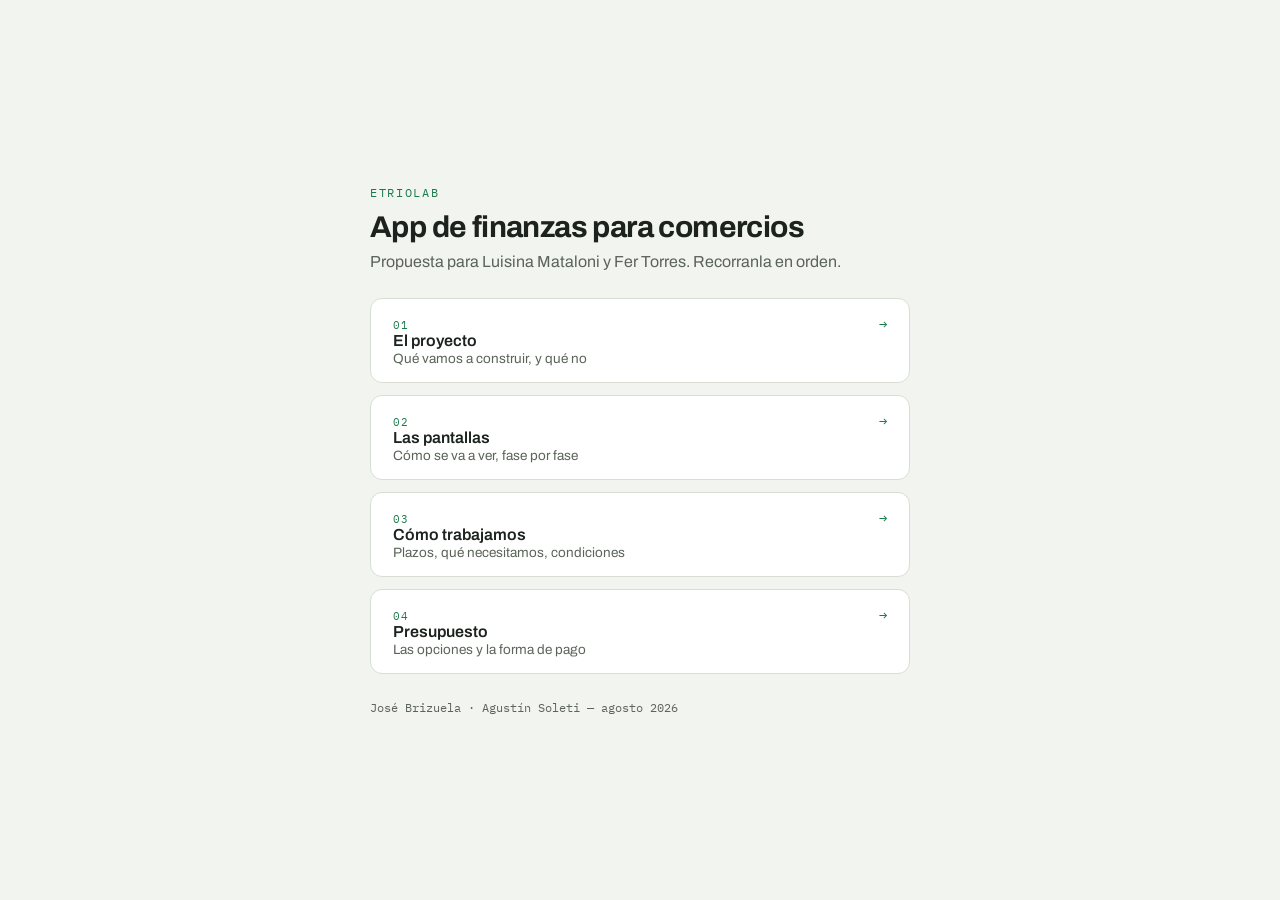
<file: index.html>
<!DOCTYPE html>
<html lang="es">
<head>
<meta charset="utf-8">
<meta name="viewport" content="width=device-width, initial-scale=1">
<meta name="robots" content="noindex, nofollow">
<title>EtrioLab · App Finanzas Comercios</title>
<link rel="preconnect" href="https://fonts.googleapis.com">
<link href="https://fonts.googleapis.com/css2?family=Archivo:wght@400;500;600;700&family=IBM+Plex+Mono:wght@400;500&display=swap" rel="stylesheet">
<style>
  :root{--bg:#F2F4EF;--paper:#fff;--ink:#1C221D;--muted:#5B6459;--line:#D9DED4;--caja:#1D7A4C;--caja-bg:#E4F0E8}
  @media (prefers-color-scheme: dark){
    :root:not([data-theme="light"]){--bg:#11150F;--paper:#191E17;--ink:#E7EBE3;--muted:#A2AC9E;--line:#2A3128;--caja:#54C48D;--caja-bg:#1C2F24}
  }
  :root[data-theme="dark"]{--bg:#11150F;--paper:#191E17;--ink:#E7EBE3;--muted:#A2AC9E;--line:#2A3128;--caja:#54C48D;--caja-bg:#1C2F24}
  *{margin:0;padding:0;box-sizing:border-box}
  body{background:var(--bg);color:var(--ink);font-family:'Archivo',system-ui,sans-serif;min-height:100vh;display:flex;align-items:center;justify-content:center;padding:24px}
  .card{max-width:540px;width:100%}
  .brand{font-family:'IBM Plex Mono',monospace;font-size:12px;letter-spacing:.14em;text-transform:uppercase;color:var(--caja);margin-bottom:10px}
  h1{font-size:30px;font-weight:700;letter-spacing:-.02em;line-height:1.15;margin-bottom:8px}
  p.sub{color:var(--muted);margin-bottom:28px}
  a.doc{display:block;background:var(--paper);border:1px solid var(--line);border-radius:12px;padding:16px 22px;margin-bottom:12px;text-decoration:none;color:var(--ink);position:relative}
  a.doc:hover{border-color:var(--caja)}
  a.doc b{display:block;font-size:16px;font-weight:600}
  a.doc span{font-size:13.5px;color:var(--muted)}
  a.doc .go{float:right;color:var(--caja);font-family:'IBM Plex Mono',monospace}
  a.doc .num{font-family:'IBM Plex Mono',monospace;font-size:11px;color:var(--caja);letter-spacing:.08em}
  footer{margin-top:26px;font-family:'IBM Plex Mono',monospace;font-size:11.5px;color:var(--muted)}
</style>
</head>
<body>
  <div class="card">
    <div class="brand">EtrioLab</div>
    <h1>App de finanzas para comercios</h1>
    <p class="sub">Propuesta para Luisina Mataloni y Fer Torres. Recorranla en orden.</p>
    <a class="doc" href="proyecto.html"><span class="go">→</span><span class="num">01</span><b>El proyecto</b><span>Qué vamos a construir, y qué no</span></a>
    <a class="doc" href="pantallas.html"><span class="go">→</span><span class="num">02</span><b>Las pantallas</b><span>Cómo se va a ver, fase por fase</span></a>
    <a class="doc" href="como-trabajamos.html"><span class="go">→</span><span class="num">03</span><b>Cómo trabajamos</b><span>Plazos, qué necesitamos, condiciones</span></a>
    <a class="doc" href="presupuesto.html"><span class="go">→</span><span class="num">04</span><b>Presupuesto</b><span>Las opciones y la forma de pago</span></a>
    <footer>José Brizuela · Agustín Soleti — agosto 2026</footer>
  </div>
</body>
</html>
</file>
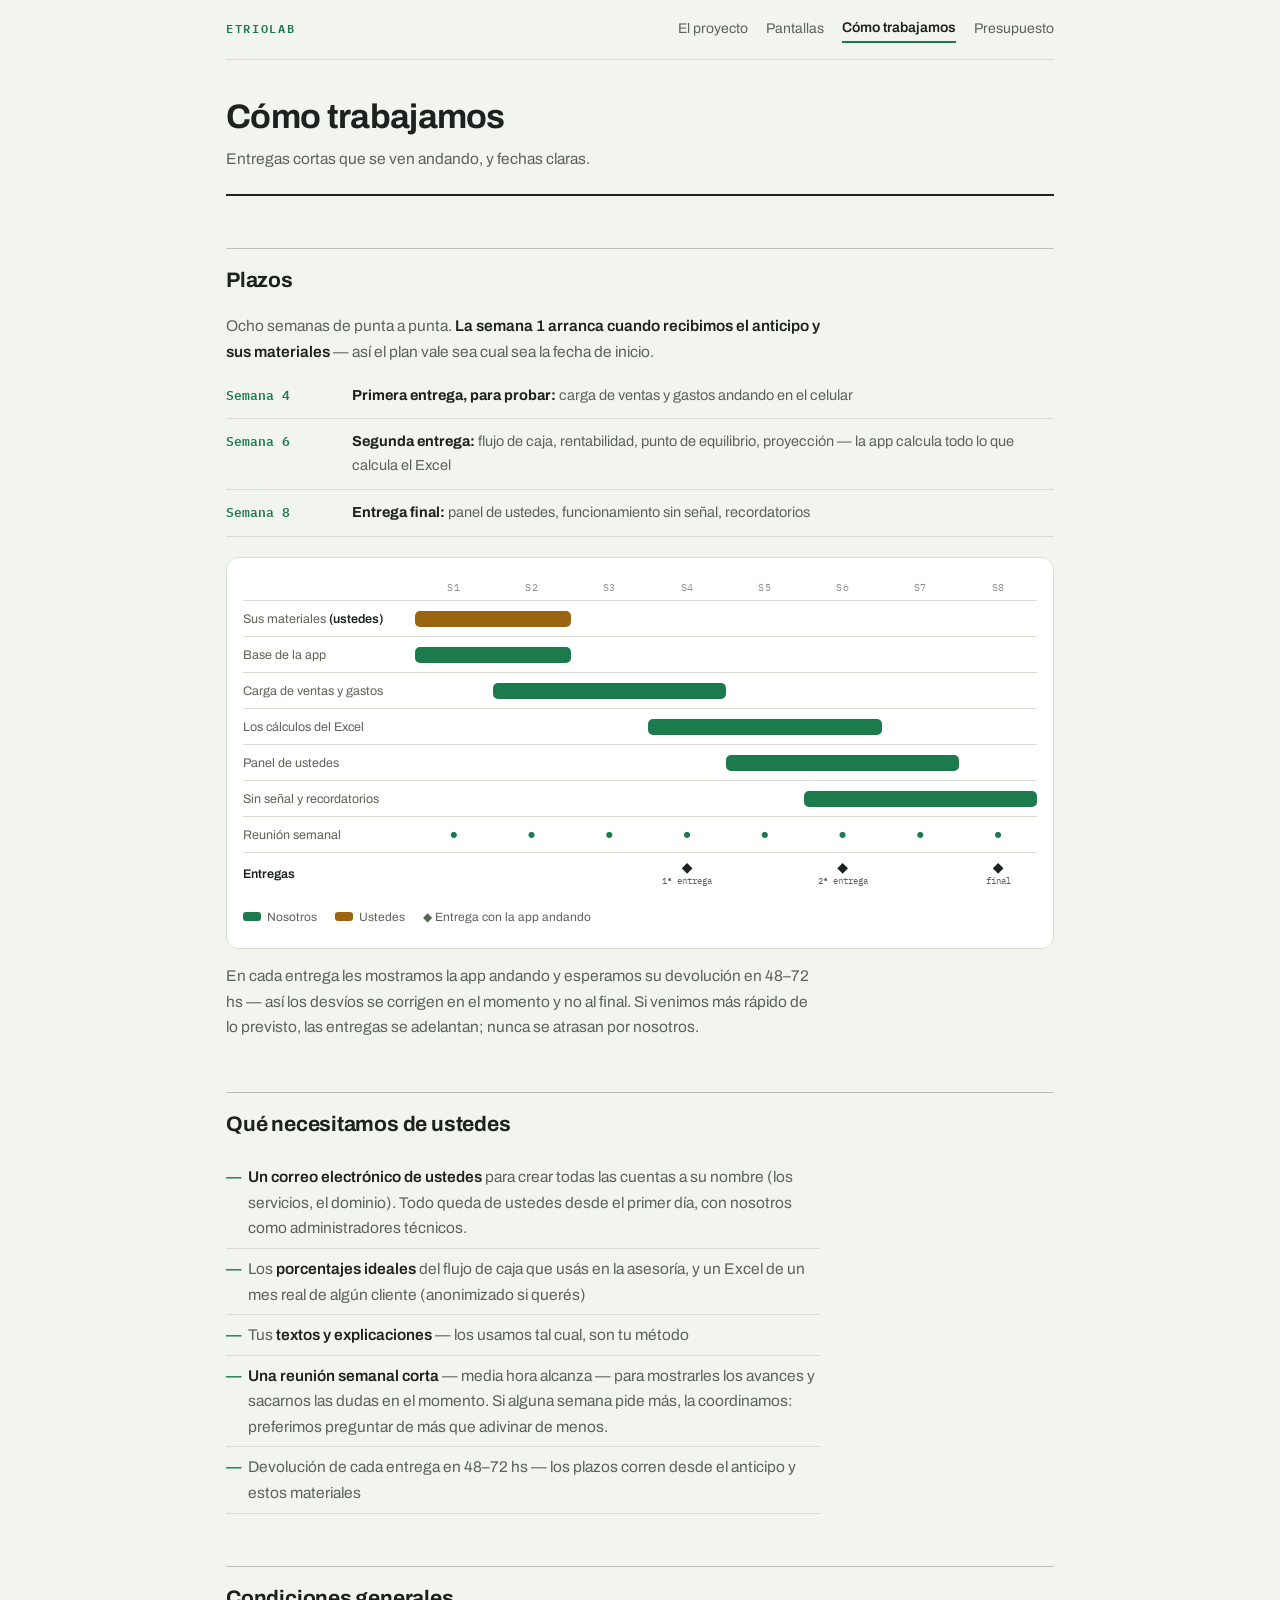
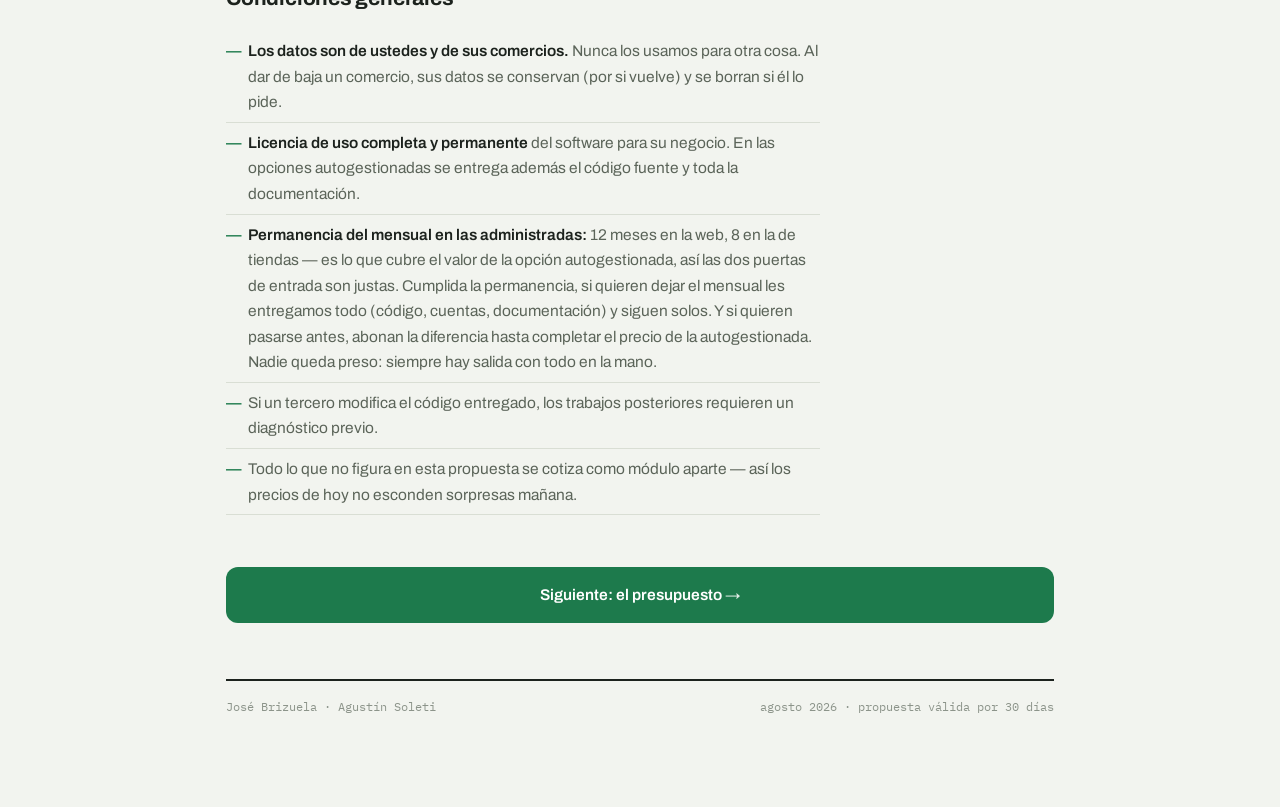
<file: como-trabajamos.html>
<!DOCTYPE html>
<html lang="es">
<head>
<meta charset="utf-8">
<meta name="viewport" content="width=device-width, initial-scale=1">
<meta name="robots" content="noindex, nofollow">
<title>Cómo trabajamos · App Finanzas Comercios</title>
<link rel="preconnect" href="https://fonts.googleapis.com">
<link href="https://fonts.googleapis.com/css2?family=Archivo:wght@400;500;600;700&family=IBM+Plex+Mono:wght@400;500;600&display=swap" rel="stylesheet">
<link rel="stylesheet" href="estilo.css">
</head>
<body>
<div class="wrap">

  <nav class="topnav">
    <a class="logo" href="index.html">EtrioLab</a>
    <a href="proyecto.html">El proyecto</a>
    <a href="pantallas.html">Pantallas</a>
    <a class="act" href="como-trabajamos.html">Cómo trabajamos</a>
    <a href="presupuesto.html">Presupuesto</a>
  </nav>

  <header class="pagehead">
    <h1>Cómo trabajamos</h1>
    <p>Entregas cortas que se ven andando, y fechas claras.</p>
  </header>

  <section>
    <h2>Plazos</h2>
    <p>Ocho semanas de punta a punta. <b>La semana 1 arranca cuando recibimos el anticipo y sus materiales</b> — así el plan vale sea cual sea la fecha de inicio.</p>
    <div class="timeline">
      <div class="t-row"><span class="cuando">Semana 4</span><span class="que"><b>Primera entrega, para probar:</b> carga de ventas y gastos andando en el celular</span></div>
      <div class="t-row"><span class="cuando">Semana 6</span><span class="que"><b>Segunda entrega:</b> flujo de caja, rentabilidad, punto de equilibrio, proyección — la app calcula todo lo que calcula el Excel</span></div>
      <div class="t-row"><span class="cuando">Semana 8</span><span class="que"><b>Entrega final:</b> panel de ustedes, funcionamiento sin señal, recordatorios</span></div>
    </div>

    <div class="gantt">
      <div class="g">
        <div class="g-row head">
          <span></span>
          <span>S1</span><span>S2</span><span>S3</span><span>S4</span><span>S5</span><span>S6</span><span>S7</span><span>S8</span>
        </div>
        <div class="g-row">
          <span class="g-lbl">Sus materiales <b>(ustedes)</b></span>
          <div class="g-bar cli" style="grid-column:2/4"></div>
        </div>
        <div class="g-row">
          <span class="g-lbl">Base de la app</span>
          <div class="g-bar" style="grid-column:2/4"></div>
        </div>
        <div class="g-row">
          <span class="g-lbl">Carga de ventas y gastos</span>
          <div class="g-bar" style="grid-column:3/6"></div>
        </div>
        <div class="g-row">
          <span class="g-lbl">Los cálculos del Excel</span>
          <div class="g-bar" style="grid-column:5/8"></div>
        </div>
        <div class="g-row">
          <span class="g-lbl">Panel de ustedes</span>
          <div class="g-bar" style="grid-column:6/9"></div>
        </div>
        <div class="g-row">
          <span class="g-lbl">Sin señal y recordatorios</span>
          <div class="g-bar" style="grid-column:7/10"></div>
        </div>
        <div class="g-row">
          <span class="g-lbl">Reunión semanal</span>
          <span class="g-dot" style="grid-column:2">●</span><span class="g-dot" style="grid-column:3">●</span><span class="g-dot" style="grid-column:4">●</span><span class="g-dot" style="grid-column:5">●</span><span class="g-dot" style="grid-column:6">●</span><span class="g-dot" style="grid-column:7">●</span><span class="g-dot" style="grid-column:8">●</span><span class="g-dot" style="grid-column:9">●</span>
        </div>
        <div class="g-row" style="min-height:42px">
          <span class="g-lbl"><b>Entregas</b></span>
          <span class="g-dia" style="grid-column:5">◆<small>1ª entrega</small></span>
          <span class="g-dia" style="grid-column:7">◆<small>2ª entrega</small></span>
          <span class="g-dia" style="grid-column:9">◆<small>final</small></span>
        </div>
      </div>
      <div class="g-leyenda">
        <span><i style="background:var(--caja)"></i>Nosotros</span>
        <span><i style="background:var(--amber)"></i>Ustedes</span>
        <span>◆ Entrega con la app andando</span>
      </div>
    </div>

    <p style="margin-top:14px">En cada entrega les mostramos la app andando y esperamos su devolución en 48–72 hs — así los desvíos se corrigen en el momento y no al final. Si venimos más rápido de lo previsto, las entregas se adelantan; nunca se atrasan por nosotros.</p>
  </section>

  <section>
    <h2>Qué necesitamos de ustedes</h2>
    <ul class="plain" style="max-width:66ch">
      <li><b>Un correo electrónico de ustedes</b> para crear todas las cuentas a su nombre (los servicios, el dominio). Todo queda de ustedes desde el primer día, con nosotros como administradores técnicos.</li>
      <li>Los <b>porcentajes ideales</b> del flujo de caja que usás en la asesoría, y un Excel de un mes real de algún cliente (anonimizado si querés)</li>
      <li>Tus <b>textos y explicaciones</b> — los usamos tal cual, son tu método</li>
      <li><b>Una reunión semanal corta</b> — media hora alcanza — para mostrarles los avances y sacarnos las dudas en el momento. Si alguna semana pide más, la coordinamos: preferimos preguntar de más que adivinar de menos.</li>
      <li>Devolución de cada entrega en 48–72 hs — los plazos corren desde el anticipo y estos materiales</li>
    </ul>
  </section>

  <section>
    <h2>Condiciones generales</h2>
    <ul class="plain" style="max-width:66ch">
      <li><b>Los datos son de ustedes y de sus comercios.</b> Nunca los usamos para otra cosa. Al dar de baja un comercio, sus datos se conservan (por si vuelve) y se borran si él lo pide.</li>
      <li><b>Licencia de uso completa y permanente</b> del software para su negocio. En las opciones autogestionadas se entrega además el código fuente y toda la documentación.</li>
      <li><b>Permanencia del mensual en las administradas:</b> 12 meses en la web, 8 en la de tiendas — es lo que cubre el valor de la opción autogestionada, así las dos puertas de entrada son justas. Cumplida la permanencia, si quieren dejar el mensual les entregamos todo (código, cuentas, documentación) y siguen solos. Y si quieren pasarse antes, abonan la diferencia hasta completar el precio de la autogestionada. Nadie queda preso: siempre hay salida con todo en la mano.</li>
      <li>Si un tercero modifica el código entregado, los trabajos posteriores requieren un diagnóstico previo.</li>
      <li>Todo lo que no figura en esta propuesta se cotiza como módulo aparte — así los precios de hoy no esconden sorpresas mañana.</li>
    </ul>
  </section>

  <a class="next" href="presupuesto.html">Siguiente: el presupuesto <span>→</span></a>

  <footer class="site">
    <span>José Brizuela · Agustín Soleti</span>
    <span>agosto 2026 · propuesta válida por 30 días</span>
  </footer>

</div>
</body>
</html>
</file>
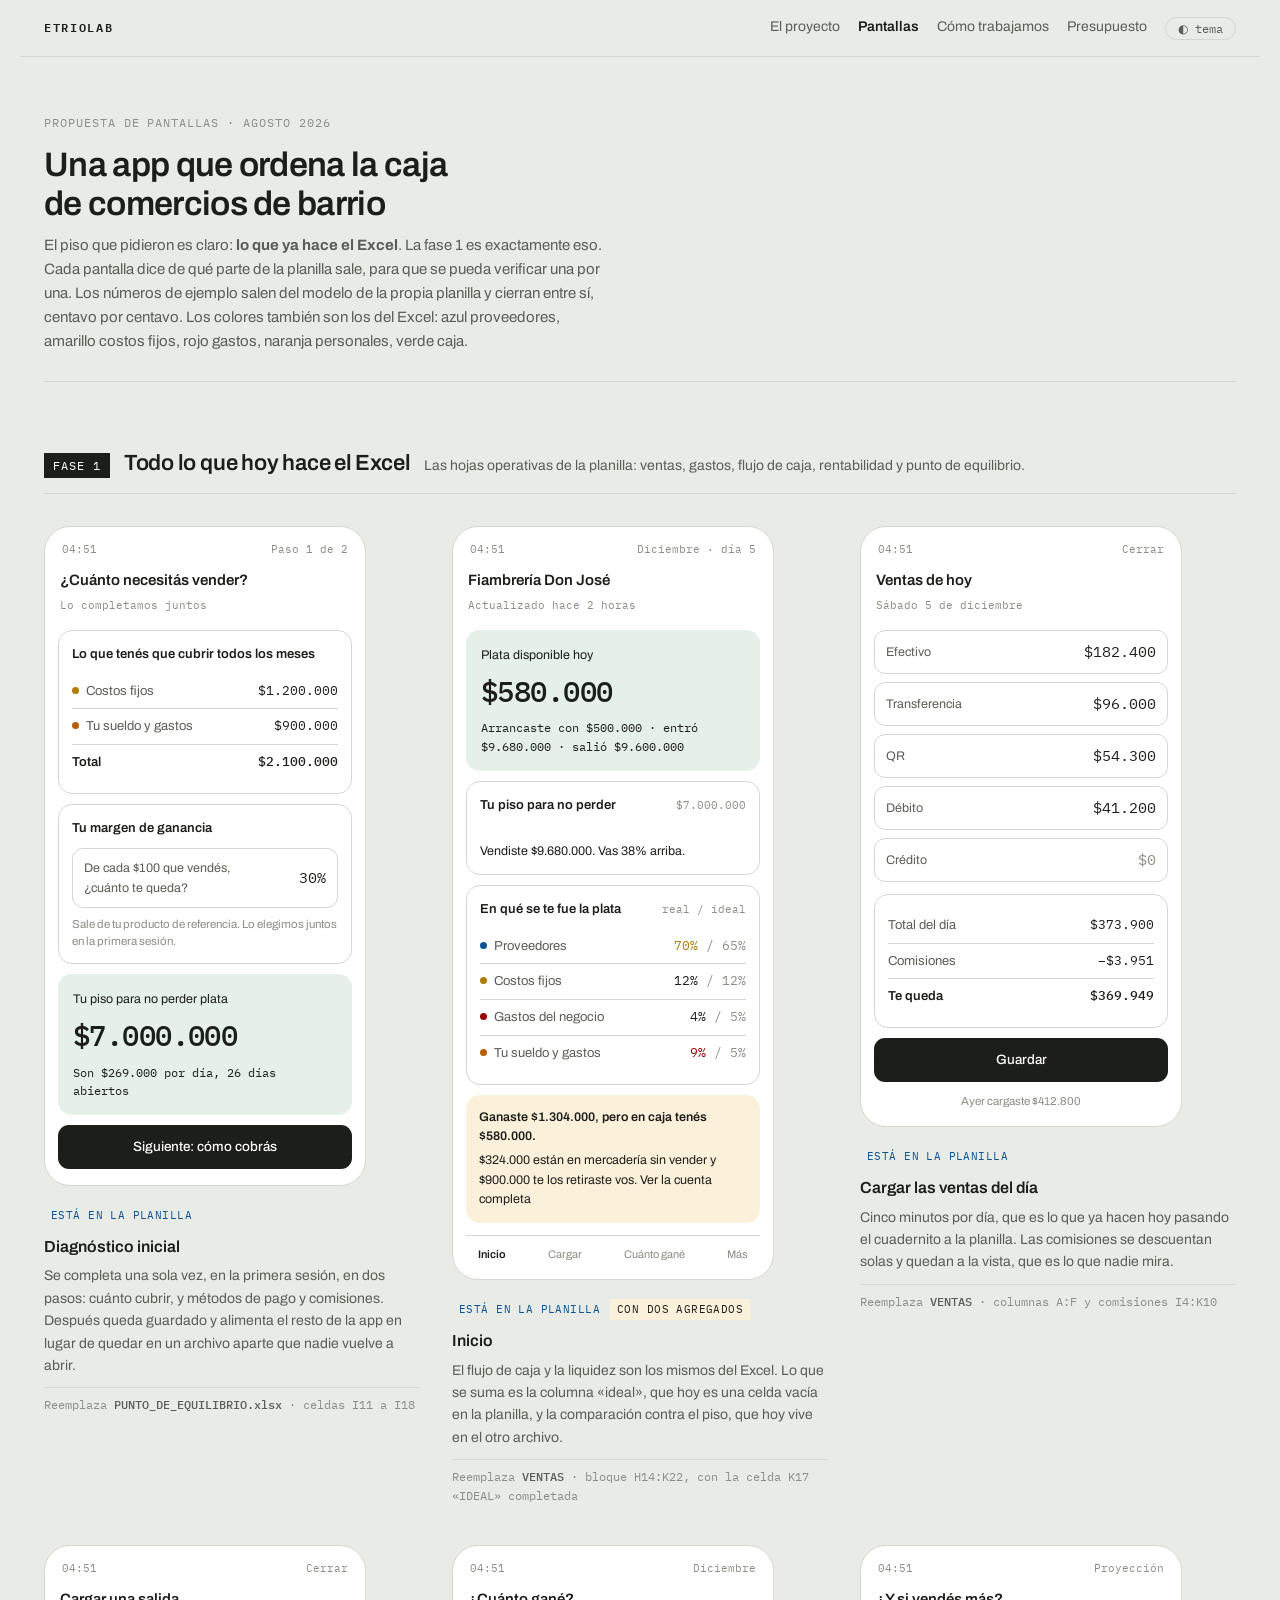
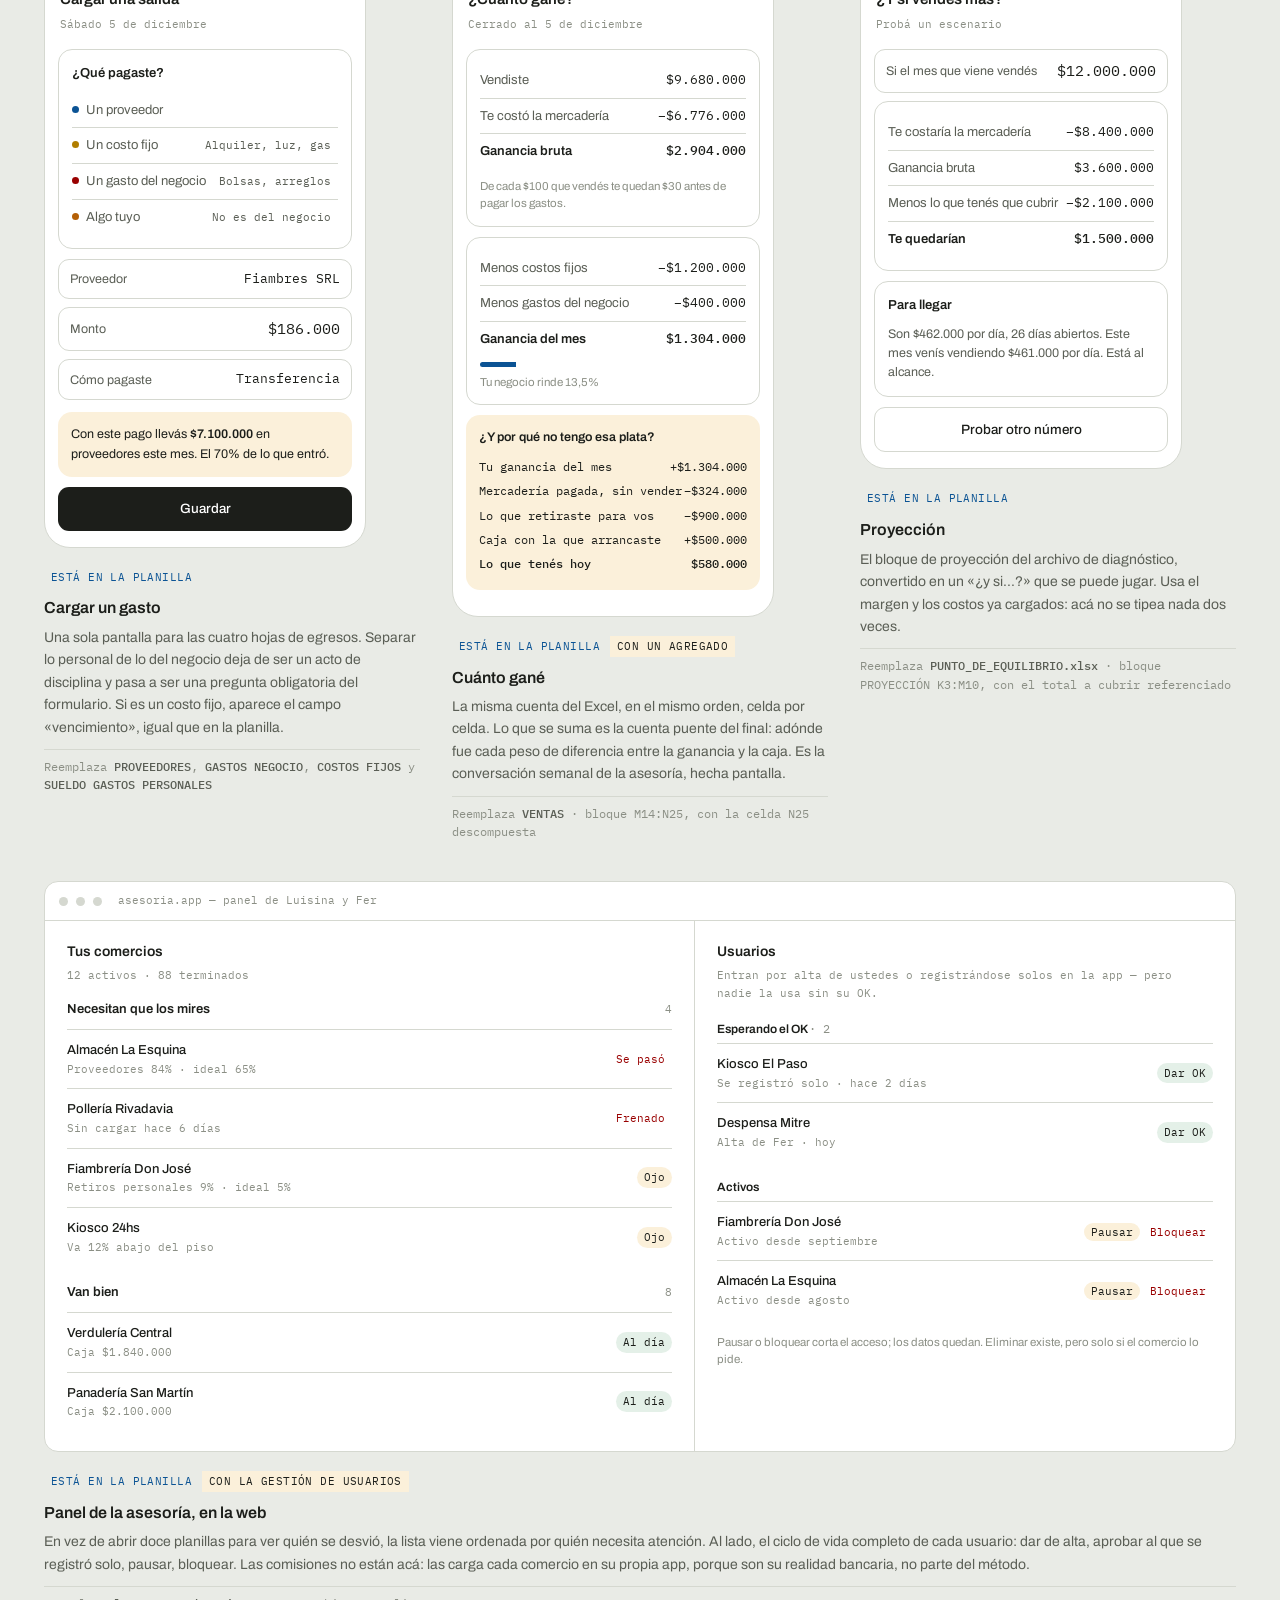
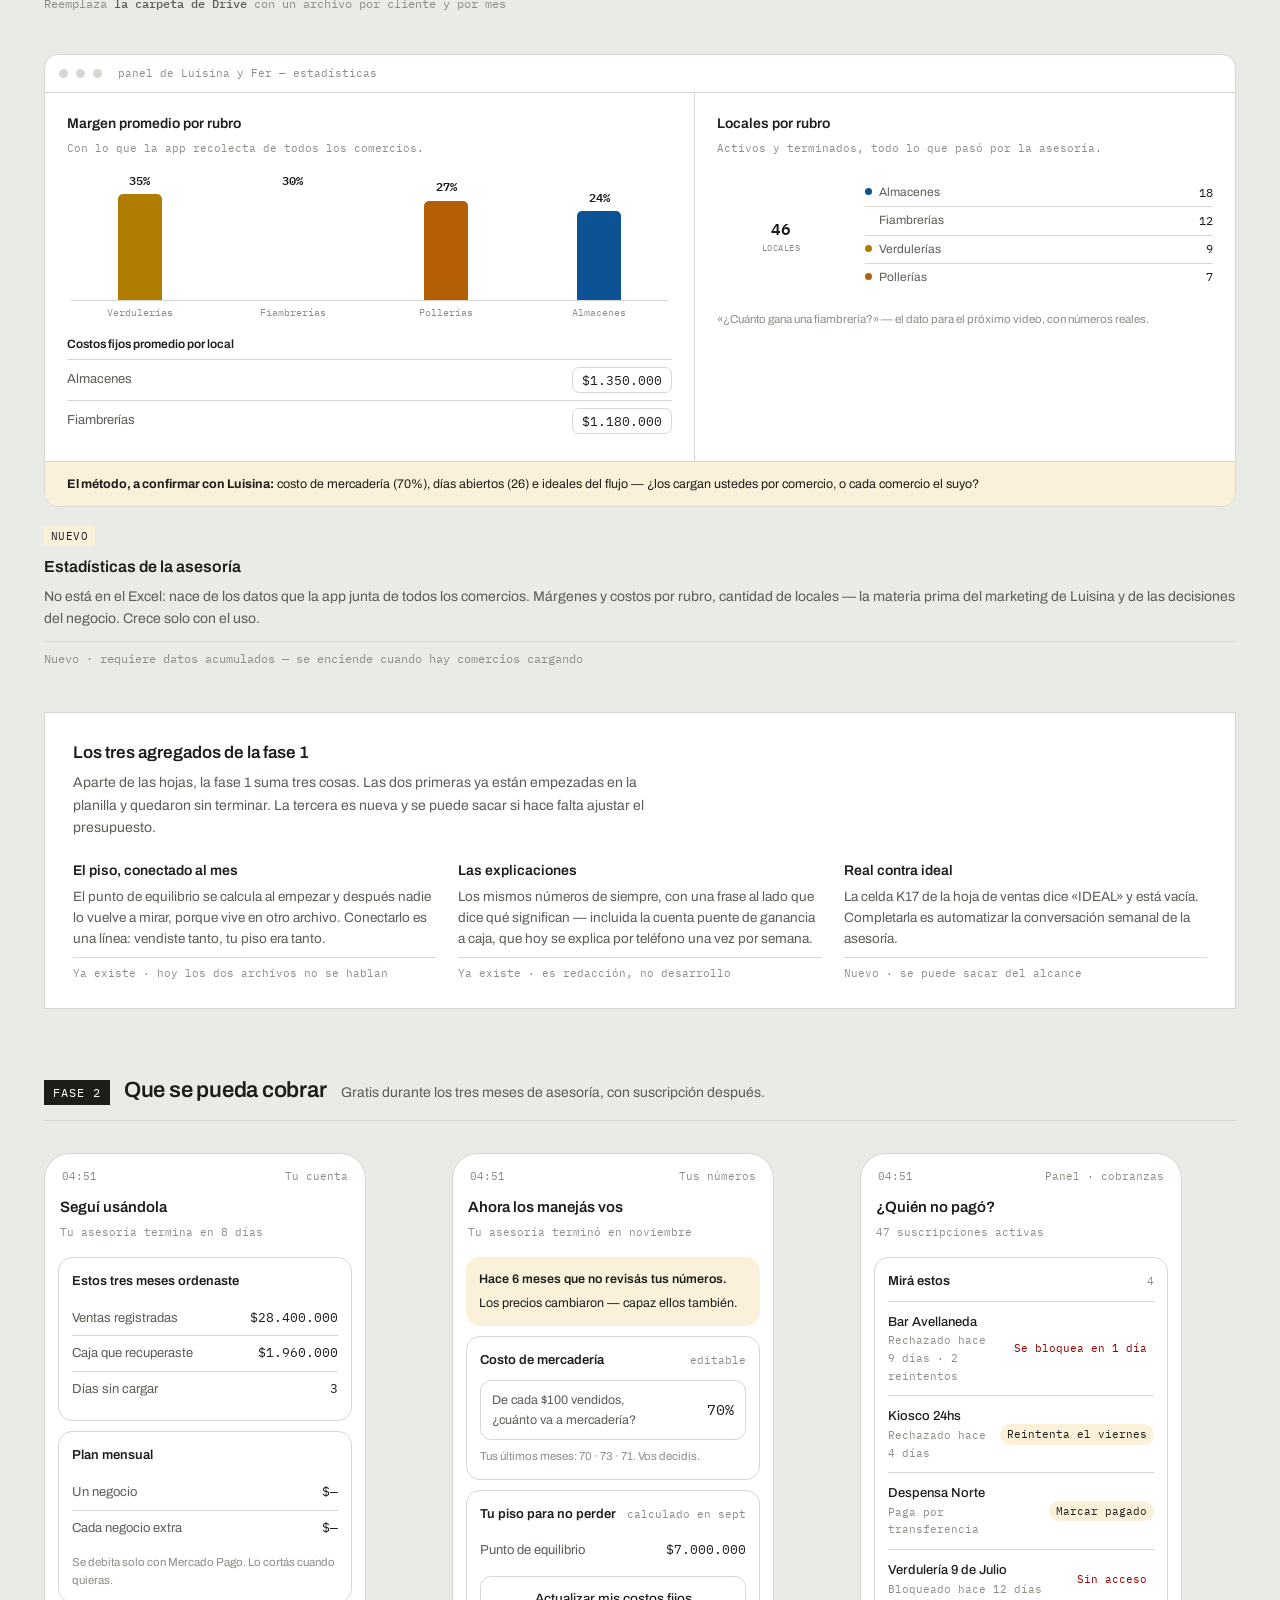
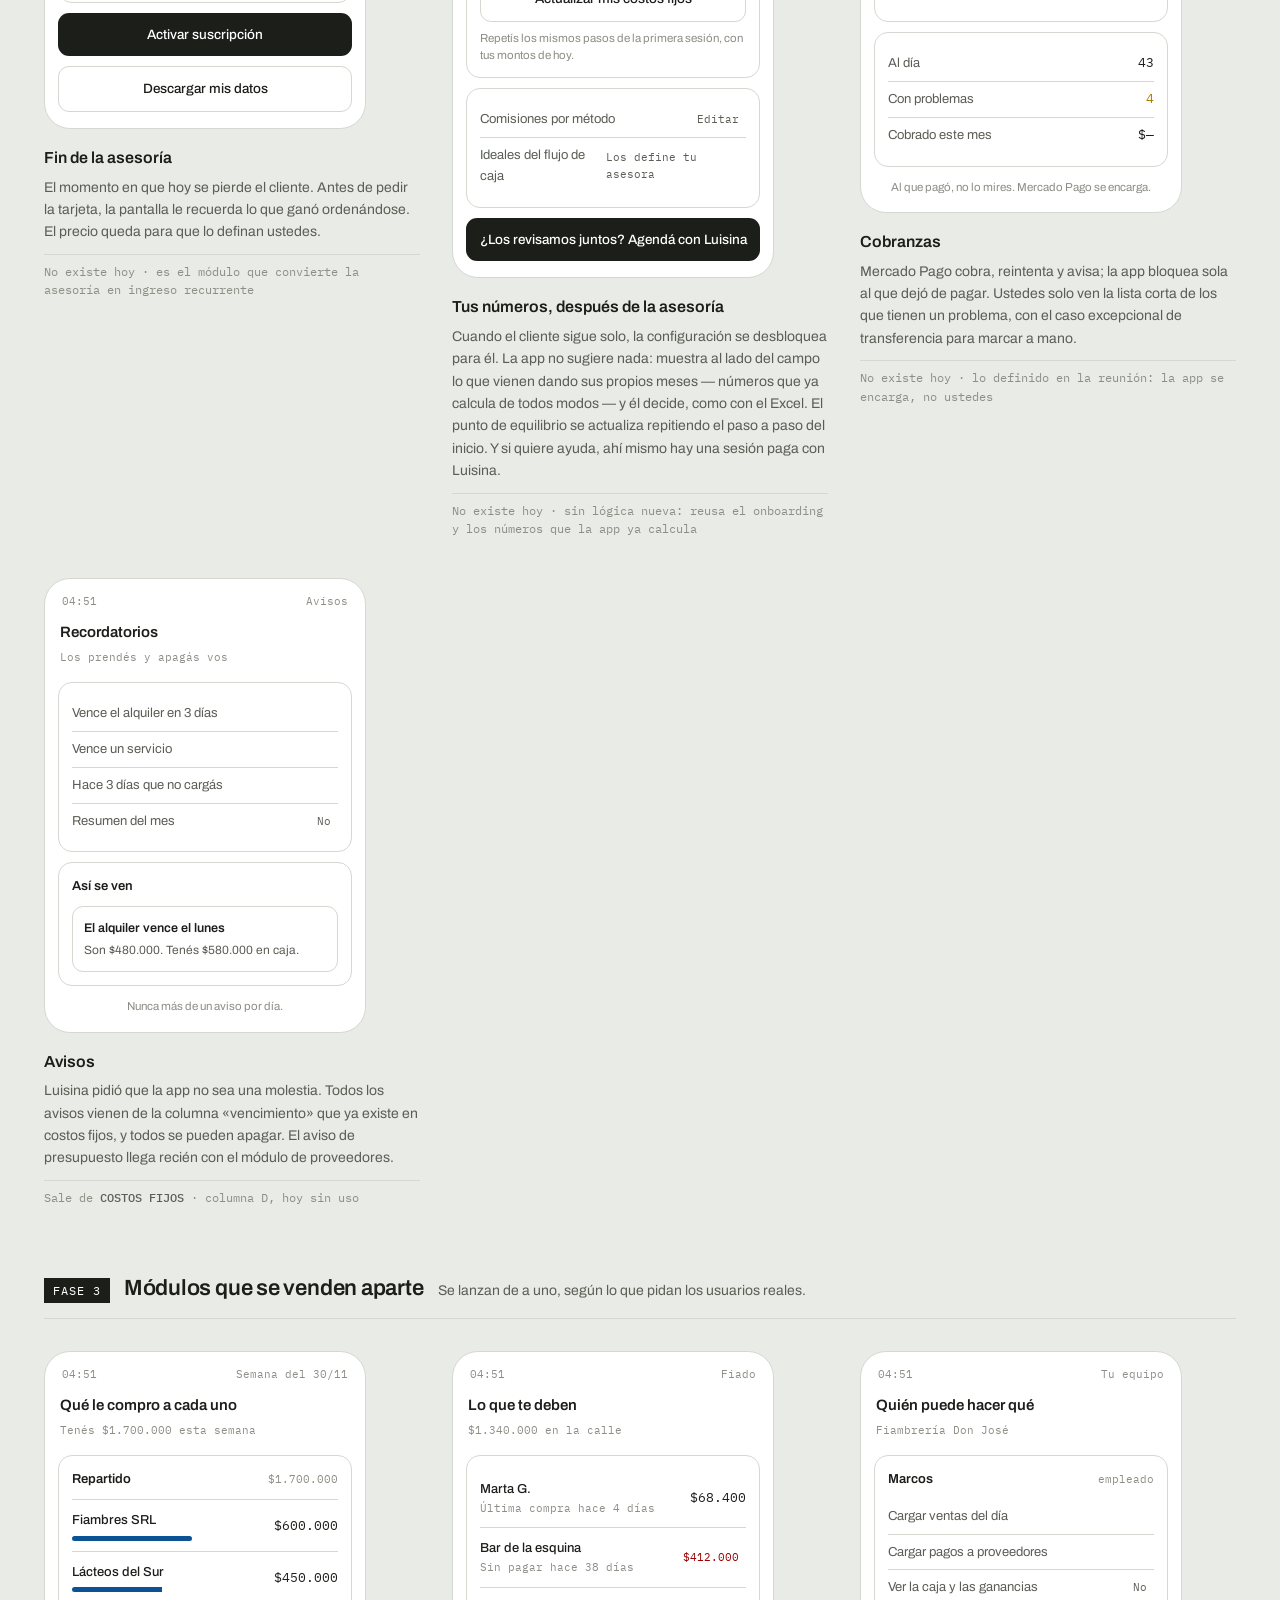
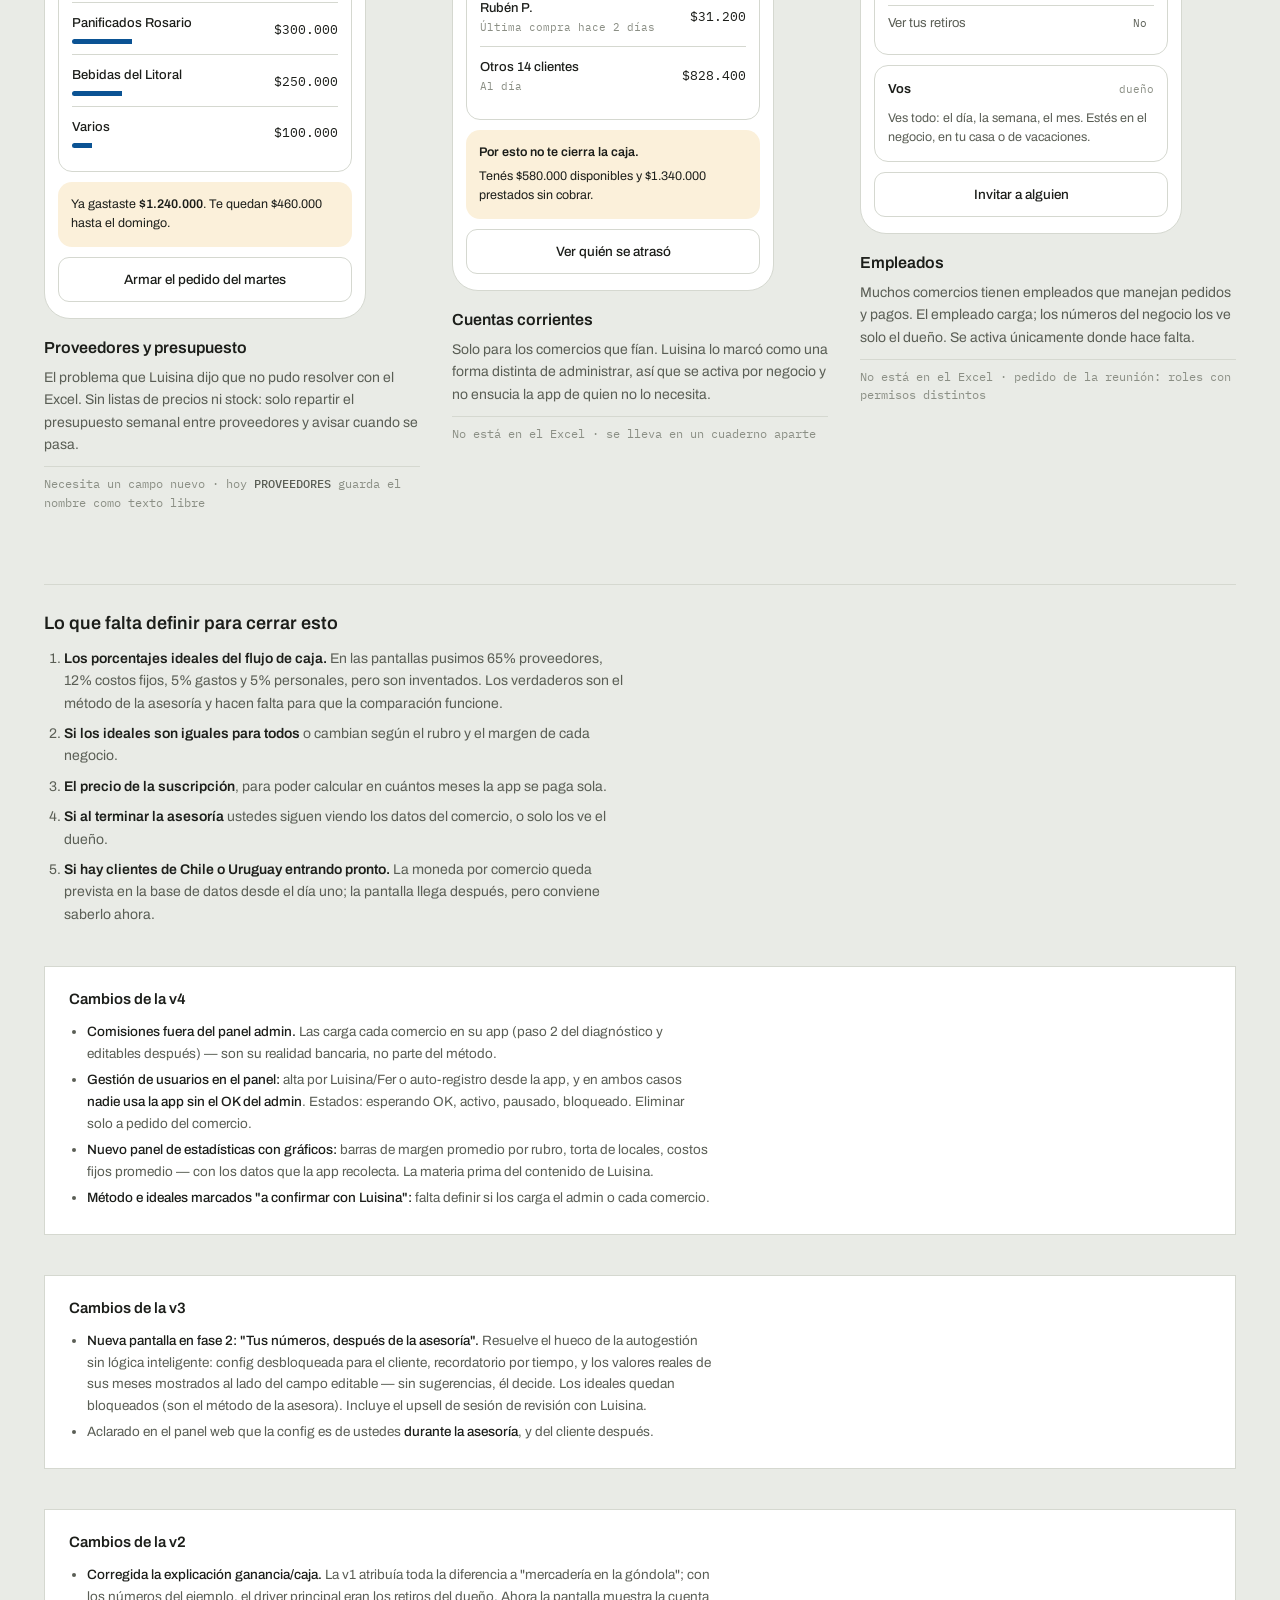
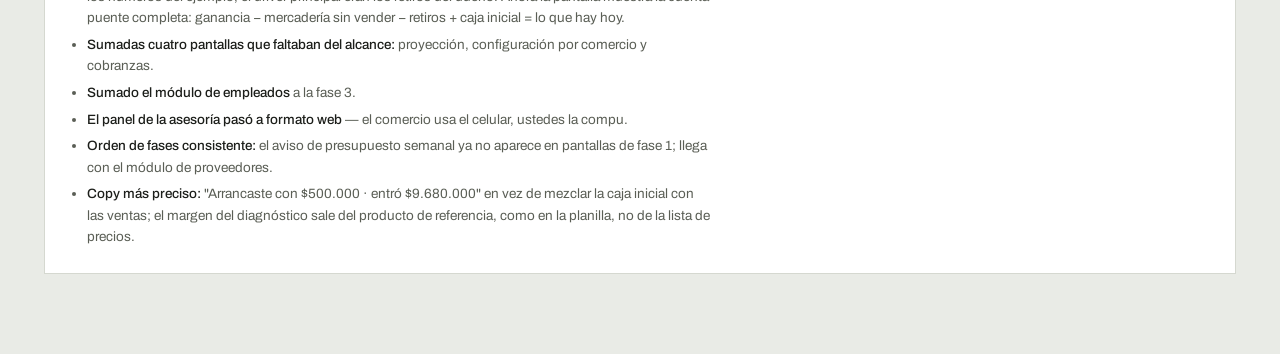
<file: pantallas.html>
<!DOCTYPE html>
<html lang="es">
<head>
<meta charset="utf-8">
<meta name="viewport" content="width=device-width, initial-scale=1">
<meta name="robots" content="noindex, nofollow">
<title>Pantallas App Finanzas Comercios</title>
<link rel="preconnect" href="https://fonts.googleapis.com">
<link rel="preconnect" href="https://fonts.gstatic.com" crossorigin>
<link href="https://fonts.googleapis.com/css2?family=Archivo:wght@400;500;600&family=IBM+Plex+Mono:wght@400;500&display=swap" rel="stylesheet">
<style>
:root{
  --canvas:#E9EBE6;
  --paper:#FFFFFF;
  --ink:#1C1E1A;
  --ink-2:#5A5E55;
  --ink-3:#8B8F85;
  --rule:#D5D8D0;
  --prov:#0B5394;
  --gasto:#990000;
  --fijo:#B07D00;
  --personal:#B45F06;
  --caja:var(--caja);
  --caja-bg:#E4F0E8;
  --alerta-bg:#FBF0DA;
  --aviso-ink:var(--aviso-ink);
  --soft:var(--soft);
  --bad-bg:var(--bad-bg);
  --bar-bg:var(--bar-bg);
  --tpar-bg:var(--tpar-bg);
  --dash:var(--dash);
  --sans:'Archivo',system-ui,sans-serif;
  --mono:'IBM Plex Mono',ui-monospace,monospace;
}
:root[data-theme="dark"]{--canvas:#141813;--paper:#1C221C;--ink:#E6EBE3;--ink-2:#A6AFA1;--ink-3:#7C857A;--rule:#2E362D;--prov:#5C9BD6;--gasto:#D97B6F;--fijo:#D9A93F;--personal:#D98A4A;--caja:#54C48D;--caja-bg:#1E3226;--alerta-bg:#332A18;--aviso-ink:#E3C27E;--soft:#252C24;--bad-bg:#3A2622;--bar-bg:#20261F;--tpar-bg:#22303E;--dash:#6B5A2E;}
@media (prefers-color-scheme: dark){
  :root:not([data-theme="light"]){--canvas:#141813;--paper:#1C221C;--ink:#E6EBE3;--ink-2:#A6AFA1;--ink-3:#7C857A;--rule:#2E362D;--prov:#5C9BD6;--gasto:#D97B6F;--fijo:#D9A93F;--personal:#D98A4A;--caja:#54C48D;--caja-bg:#1E3226;--alerta-bg:#332A18;--aviso-ink:#E3C27E;--soft:#252C24;--bad-bg:#3A2622;--bar-bg:#20261F;--tpar-bg:#22303E;--dash:#6B5A2E;}
}
*{box-sizing:border-box}
body{margin:0;background:var(--canvas);color:var(--ink);font-family:var(--sans);font-size:15px;line-height:1.6;-webkit-font-smoothing:antialiased}
.wrap{max-width:1240px;margin:0 auto;padding:56px 24px 80px}

.masthead{border-bottom:1px solid var(--rule);padding-bottom:28px;margin-bottom:12px}
.masthead .eyebrow{font-family:var(--mono);font-size:12px;letter-spacing:.08em;text-transform:uppercase;color:var(--ink-3);margin:0 0 12px}
.masthead h1{font-size:34px;font-weight:600;letter-spacing:-.02em;margin:0 0 10px;max-width:22ch;line-height:1.15}
.masthead p{margin:0;color:var(--ink-2);max-width:62ch}
.disclaimer{font-family:var(--mono);font-size:12.5px;color:var(--ink-2);background:var(--paper);border:1px solid var(--rule);padding:14px 16px;margin-top:24px;line-height:1.6}
.disclaimer b{color:var(--ink);font-weight:500}

.fase{margin-top:64px}
.fase-head{display:flex;align-items:baseline;gap:14px;flex-wrap:wrap;border-bottom:1px solid var(--rule);padding-bottom:12px;margin-bottom:32px}
.fase-num{font-family:var(--mono);font-size:12px;letter-spacing:.08em;text-transform:uppercase;color:var(--paper);background:var(--ink);padding:3px 9px}
.fase-head h2{font-size:22px;font-weight:600;letter-spacing:-.01em;margin:0}
.fase-head .nota{font-size:14px;color:var(--ink-2);margin:0}

.grid{display:grid;grid-template-columns:repeat(auto-fit,minmax(300px,1fr));gap:40px 32px}
.item{display:flex;flex-direction:column;gap:16px}

.caption h3{font-size:16px;font-weight:600;margin:0 0 6px}
.caption p{margin:0 0 10px;font-size:14px;color:var(--ink-2)}
.origen{font-family:var(--mono);font-size:11.5px;color:var(--ink-3);border-top:1px solid var(--rule);padding-top:8px;display:block}
.origen b{color:var(--ink-2);font-weight:500}

.tag{display:inline-block;font-family:var(--mono);font-size:10.5px;letter-spacing:.04em;text-transform:uppercase;padding:2px 7px;margin-bottom:8px}
.t-par{background:var(--tpar-bg);color:var(--prov)}
.t-add{background:var(--alerta-bg);color:var(--aviso-ink)}

.agregados{margin-top:44px;background:var(--paper);border:1px solid var(--rule);padding:26px 28px}
.agregados h3{font-size:17px;font-weight:600;margin:0 0 6px}
.agregados .intro{margin:0 0 20px;font-size:14px;color:var(--ink-2);max-width:72ch}
.agregados dl{margin:0;display:grid;grid-template-columns:repeat(auto-fit,minmax(230px,1fr));gap:22px}
.agregados dt{font-size:14px;font-weight:600;margin-bottom:5px}
.agregados dd{margin:0;font-size:13.5px;color:var(--ink-2);line-height:1.55}
.agregados dd .est{display:block;font-family:var(--mono);font-size:11px;color:var(--ink-3);margin-top:7px;border-top:1px solid var(--rule);padding-top:7px}

.phone{width:100%;max-width:322px;background:var(--paper);border:1px solid var(--rule);border-radius:26px;padding:14px 13px 16px}
.bar{display:flex;justify-content:space-between;align-items:center;font-family:var(--mono);font-size:10.5px;color:var(--ink-3);padding:0 4px 10px}
.top{display:flex;justify-content:space-between;align-items:flex-start;margin-bottom:14px;padding:0 2px}
.top strong{display:block;font-size:15px;font-weight:600}
.top span{font-family:var(--mono);font-size:11px;color:var(--ink-3)}

.card{border:1px solid var(--rule);border-radius:14px;padding:13px;margin-bottom:10px}
.card:last-child{margin-bottom:0}
.card-t{font-size:13px;font-weight:600;margin:0 0 9px;display:flex;justify-content:space-between;align-items:baseline}
.card-t em{font-family:var(--mono);font-style:normal;font-size:10.5px;color:var(--ink-3);font-weight:400}

.hero{background:var(--caja-bg);border-radius:14px;padding:15px;margin-bottom:10px}
.hero .lbl{font-size:12.5px;color:var(--caja);margin:0 0 3px}
.hero .big{font-family:var(--mono);font-size:29px;font-weight:500;color:var(--caja);margin:0;letter-spacing:-.02em}
.hero .sub{font-family:var(--mono);font-size:11.5px;color:var(--caja);margin:5px 0 0}

.aviso{background:var(--alerta-bg);border-radius:14px;padding:13px;margin-bottom:10px}
.aviso p{margin:0;font-size:12.5px;color:var(--aviso-ink);line-height:1.55}
.aviso p+p{margin-top:5px}
.aviso b{font-weight:600}
.aviso .mini{display:flex;justify-content:space-between;font-family:var(--mono);font-size:11.5px;color:var(--aviso-ink);padding:3px 0;border-top:1px dashed var(--dash)}
.aviso .mini:first-of-type{margin-top:7px}
.aviso .mini.total{border-top:1px solid var(--aviso-ink);font-weight:500}

.row{display:flex;justify-content:space-between;align-items:center;padding:7px 0;border-top:1px solid var(--rule);font-size:13px}
.row:first-of-type{border-top:0}
.row .k{color:var(--ink-2)}
.row .v{font-family:var(--mono);font-size:13px}
.row .v .ideal{color:var(--ink-3)}
.dot{display:inline-block;width:7px;height:7px;border-radius:50%;margin-right:7px;vertical-align:1px}
.d-prov{background:var(--prov)}.d-fijo{background:var(--fijo)}.d-gasto{background:var(--gasto)}.d-pers{background:var(--personal)}
.ok{color:var(--caja)}.warn{color:#B07D00}.bad{color:var(--gasto)}

.meter{height:7px;background:var(--soft);border-radius:4px;overflow:hidden;margin:9px 0}
.meter i{display:block;height:100%;background:var(--caja)}
.meter.mini{height:5px;margin:5px 0 0}
.meter.mini i{background:var(--prov)}

.pill{display:inline-block;font-family:var(--mono);font-size:10.5px;padding:2px 7px;border-radius:20px;background:var(--soft);color:var(--ink-2)}
.pill.on{background:var(--caja);color:#fff}

.field{border:1px solid var(--rule);border-radius:11px;padding:9px 11px;margin-bottom:8px;display:flex;justify-content:space-between;align-items:center}
.field label{font-size:12.5px;color:var(--ink-2)}
.field .amt{font-family:var(--mono);font-size:15px}
.field .amt.ph{color:var(--ink-3)}

.btn{display:block;text-align:center;border-radius:11px;padding:11px;font-size:13.5px;font-weight:500;margin-top:10px}
.btn.solid{background:var(--ink);color:var(--paper)}
.btn.ghost{border:1px solid var(--rule);color:var(--ink)}

.tabbar{display:flex;justify-content:space-between;border-top:1px solid var(--rule);margin-top:12px;padding:10px 12px 0}
.tabbar span{font-size:11px;color:var(--ink-3)}
.tabbar span.sel{color:var(--ink);font-weight:600}

.list-row{display:flex;justify-content:space-between;align-items:center;gap:10px;padding:10px 0;border-top:1px solid var(--rule)}
.list-row:first-child{border-top:0}
.list-row .name{font-size:13px;font-weight:500}
.list-row .meta{font-family:var(--mono);font-size:11px;color:var(--ink-3)}
.flag{font-family:var(--mono);font-size:10.5px;padding:2px 7px;border-radius:20px;white-space:nowrap}
.f-bad{background:var(--bad-bg);color:var(--gasto)}
.f-warn{background:var(--alerta-bg);color:var(--aviso-ink)}
.f-ok{background:var(--caja-bg);color:var(--caja)}

/* panel web de la asesoría */
.webitem{grid-column:1/-1;display:flex;flex-direction:column;gap:16px}
.browser{background:var(--paper);border:1px solid var(--rule);border-radius:14px;overflow:hidden}
.browser-bar{display:flex;align-items:center;gap:8px;border-bottom:1px solid var(--rule);padding:10px 14px;background:var(--bar-bg)}
.browser-bar i{width:9px;height:9px;border-radius:50%;background:var(--rule);display:inline-block}
.browser-bar span{font-family:var(--mono);font-size:11px;color:var(--ink-3);margin-left:8px}
.browser-body{display:grid;grid-template-columns:1.2fr 1fr;gap:0}
.browser-body>div{padding:20px 22px}
.browser-body>div+div{border-left:1px solid var(--rule)}
.browser h4{font-size:14px;font-weight:600;margin:0 0 4px}
.browser .sub-h{font-family:var(--mono);font-size:11px;color:var(--ink-3);margin:0 0 14px}
.cfg{display:flex;justify-content:space-between;align-items:center;padding:7px 0;border-top:1px solid var(--rule);font-size:13px}
.cfg:first-of-type{border-top:0}
.cfg .k{color:var(--ink-2)}
.cfg .v{font-family:var(--mono);font-size:12.5px;border:1px solid var(--rule);border-radius:7px;padding:2px 9px}
.cfg-t{font-size:12px;font-weight:600;margin:16px 0 4px;color:var(--ink)}
.cfg-t:first-child{margin-top:0}
@media (max-width:760px){.browser-body{grid-template-columns:1fr}.browser-body>div+div{border-left:0;border-top:1px solid var(--rule)}}

.chart{display:flex;align-items:flex-end;gap:16px;height:130px;margin:14px 4px 0;border-bottom:1px solid var(--rule)}
.chart .cb{flex:1;display:flex;flex-direction:column;justify-content:flex-end;align-items:center;gap:5px;height:100%}
.chart .cb b{font-family:var(--mono);font-size:11.5px;font-weight:600;color:var(--ink)}
.chart .cb i{display:block;width:100%;max-width:44px;border-radius:5px 5px 0 0}
.chart-lbls{display:flex;gap:16px;margin:6px 4px 0}
.chart-lbls span{flex:1;text-align:center;font-family:var(--mono);font-size:9.5px;color:var(--ink-3);line-height:1.3}
.donut-wrap{display:flex;align-items:center;gap:20px;margin:14px 0 6px;flex-wrap:wrap}
.donut{width:128px;height:128px;border-radius:50%;position:relative;flex-shrink:0;background:conic-gradient(var(--prov) 0 141deg, var(--caja) 141deg 235deg, var(--fijo) 235deg 305deg, var(--personal) 305deg 360deg)}
.donut::after{content:"";position:absolute;inset:34px;background:var(--paper);border-radius:50%}
.donut b{position:absolute;inset:0;display:flex;flex-direction:column;align-items:center;justify-content:center;z-index:1;font-family:var(--mono);font-size:16px;color:var(--ink);font-weight:600}
.donut b small{font-size:8.5px;color:var(--ink-3);font-weight:400;letter-spacing:.06em;text-transform:uppercase}
.dleg{list-style:none;margin:0;padding:0;flex:1;min-width:150px}
.dleg li{display:flex;justify-content:space-between;align-items:center;gap:10px;font-size:12px;color:var(--ink-2);padding:4px 0;border-top:1px solid var(--rule)}
.dleg li:first-child{border-top:0}
.dleg li .v{font-family:var(--mono);font-size:11.5px;color:var(--ink)}
.metodo-strip{border-top:1px solid var(--rule);padding:12px 22px;font-size:12.5px;color:var(--aviso-ink);background:var(--alerta-bg)}
.tail{margin-top:72px;border-top:1px solid var(--rule);padding-top:24px;color:var(--ink-2);font-size:14px}
.tail h2{font-size:18px;font-weight:600;color:var(--ink);margin:0 0 10px}
.tail ol{margin:0;padding-left:20px}
.tail li{margin-bottom:8px;max-width:70ch}
.tail b{color:var(--ink);font-weight:600}

.cambios{margin-top:40px;background:var(--paper);border:1px solid var(--rule);padding:20px 24px;font-size:13.5px;color:var(--ink-2)}
.cambios h3{font-size:15px;font-weight:600;color:var(--ink);margin:0 0 10px}
.cambios ul{margin:0;padding-left:18px}
.cambios li{margin-bottom:5px;max-width:78ch}
.cambios b{color:var(--ink);font-weight:500}

@media (max-width:560px){.wrap{padding:36px 16px 56px}.masthead h1{font-size:26px}.grid{gap:32px}}

  .topnav{display:flex;gap:18px;align-items:center;padding:16px 24px;border-bottom:1px solid var(--rule);flex-wrap:wrap;max-width:1240px;margin:0 auto}
  .topnav .logo{font-family:var(--mono);font-size:12px;letter-spacing:.14em;text-transform:uppercase;color:var(--caja);text-decoration:none;font-weight:600;margin-right:auto}
  .topnav a{font-size:14px;color:var(--ink-2);text-decoration:none;padding-bottom:2px}
  .topnav a:hover{color:var(--ink)}
  .topnav a.act{color:var(--ink);font-weight:600;border-bottom:2px solid var(--caja)}
  .theme-btn{background:none;border:1px solid var(--rule);border-radius:20px;color:var(--ink-2);font-family:var(--mono);font-size:12px;padding:3px 12px;cursor:pointer}
  .theme-btn:hover{color:var(--ink);border-color:var(--ink-3)}
</style>
</head>
<body>
<nav class="topnav">
  <a class="logo" href="index.html">EtrioLab</a>
  <a href="proyecto.html">El proyecto</a>
  <a class="act" href="pantallas.html">Pantallas</a>
  <a href="como-trabajamos.html">Cómo trabajamos</a>
  <a href="presupuesto.html">Presupuesto</a>
  <button id="temabtn" class="theme-btn" title="Cambiar entre claro y oscuro">◐ tema</button>
</nav>



<div class="wrap">

<header class="masthead">
  <p class="eyebrow">Propuesta de pantallas · agosto 2026</p>
  <h1>Una app que ordena la caja de comercios de barrio</h1>
  <p>El piso que pidieron es claro: <b>lo que ya hace el Excel</b>. La fase 1 es exactamente eso. Cada pantalla dice de qué parte de la planilla sale, para que se pueda verificar una por una. Los números de ejemplo salen del modelo de la propia planilla y cierran entre sí, centavo por centavo. Los colores también son los del Excel: azul proveedores, amarillo costos fijos, rojo gastos, naranja personales, verde caja.</p>
</header>

<section class="fase">
  <div class="fase-head">
    <span class="fase-num">Fase 1</span>
    <h2>Todo lo que hoy hace el Excel</h2>
    <p class="nota">Las hojas operativas de la planilla: ventas, gastos, flujo de caja, rentabilidad y punto de equilibrio.</p>
  </div>
  <div class="grid">

    <div class="item">
      <div class="phone">
        <div class="bar"><span>9:41</span><span>Paso 1 de 2</span></div>
        <div class="top"><div><strong>¿Cuánto necesitás vender?</strong><span>Lo completamos juntos</span></div></div>
        <div class="card">
          <p class="card-t">Lo que tenés que cubrir todos los meses</p>
          <div class="row"><span class="k"><i class="dot d-fijo"></i>Costos fijos</span><span class="v">$1.200.000</span></div>
          <div class="row"><span class="k"><i class="dot d-pers"></i>Tu sueldo y gastos</span><span class="v">$900.000</span></div>
          <div class="row"><span class="k" style="font-weight:600;color:var(--ink)">Total</span><span class="v" style="font-weight:500">$2.100.000</span></div>
        </div>
        <div class="card">
          <p class="card-t">Tu margen de ganancia</p>
          <div class="field"><label>De cada $100 que vendés,<br>¿cuánto te queda?</label><span class="amt">30%</span></div>
          <p style="margin:0;font-size:11.5px;color:var(--ink-3);line-height:1.5">Sale de tu producto de referencia. Lo elegimos juntos en la primera sesión.</p>
        </div>
        <div class="hero">
          <p class="lbl">Tu piso para no perder plata</p>
          <p class="big">$7.000.000</p>
          <p class="sub">Son $269.000 por día, 26 días abiertos</p>
        </div>
        <a class="btn solid">Siguiente: cómo cobrás</a>
      </div>
      <div class="caption">
        <span class="tag t-par">Está en la planilla</span>
        <h3>Diagnóstico inicial</h3>
        <p>Se completa una sola vez, en la primera sesión, en dos pasos: cuánto cubrir, y métodos de pago y comisiones. Después queda guardado y alimenta el resto de la app en lugar de quedar en un archivo aparte que nadie vuelve a abrir.</p>
        <span class="origen">Reemplaza <b>PUNTO_DE_EQUILIBRIO.xlsx</b> · celdas I11 a I18</span>
      </div>
    </div>

    <div class="item">
      <div class="phone">
        <div class="bar"><span>9:41</span><span>Agosto · día 21</span></div>
        <div class="top"><div><strong>Fiambrería Don José</strong><span>Actualizado hace 2 horas</span></div></div>
        <div class="hero">
          <p class="lbl">Plata disponible hoy</p>
          <p class="big">$580.000</p>
          <p class="sub">Arrancaste con $500.000 · entró $9.680.000 · salió $9.600.000</p>
        </div>
        <div class="card">
          <p class="card-t">Tu piso para no perder <em>$7.000.000</em></p>
          <div class="meter"><i style="width:100%"></i></div>
          <p style="margin:0;font-size:12.5px" class="ok">Vendiste $9.680.000. Vas 38% arriba.</p>
        </div>
        <div class="card">
          <p class="card-t">En qué se te fue la plata <em>real / ideal</em></p>
          <div class="row"><span class="k"><i class="dot d-prov"></i>Proveedores</span><span class="v"><span class="warn">70%</span><span class="ideal"> / 65%</span></span></div>
          <div class="row"><span class="k"><i class="dot d-fijo"></i>Costos fijos</span><span class="v">12%<span class="ideal"> / 12%</span></span></div>
          <div class="row"><span class="k"><i class="dot d-gasto"></i>Gastos del negocio</span><span class="v">4%<span class="ideal"> / 5%</span></span></div>
          <div class="row"><span class="k"><i class="dot d-pers"></i>Tu sueldo y gastos</span><span class="v"><span class="bad">9%</span><span class="ideal"> / 5%</span></span></div>
        </div>
        <div class="aviso">
          <p><b>Ganaste $1.304.000, pero en caja tenés $580.000.</b></p>
          <p>$324.000 están en mercadería sin vender y $900.000 te los retiraste vos. Ver la cuenta completa</p>
        </div>
        <div class="tabbar"><span class="sel">Inicio</span><span>Cargar</span><span>Cuánto gané</span><span>Más</span></div>
      </div>
      <div class="caption">
        <span class="tag t-par">Está en la planilla</span> <span class="tag t-add">Con dos agregados</span>
        <h3>Inicio</h3>
        <p>El flujo de caja y la liquidez son los mismos del Excel. Lo que se suma es la columna «ideal», que hoy es una celda vacía en la planilla, y la comparación contra el piso, que hoy vive en el otro archivo.</p>
        <span class="origen">Reemplaza <b>VENTAS</b> · bloque H14:K22, con la celda K17 «IDEAL» completada</span>
      </div>
    </div>

    <div class="item">
      <div class="phone">
        <div class="bar"><span>9:41</span><span>Cerrar</span></div>
        <div class="top"><div><strong>Ventas de hoy</strong><span>Jueves 21 de agosto</span></div></div>
        <div class="field"><label>Efectivo</label><span class="amt">$182.400</span></div>
        <div class="field"><label>Transferencia</label><span class="amt">$96.000</span></div>
        <div class="field"><label>QR</label><span class="amt">$54.300</span></div>
        <div class="field"><label>Débito</label><span class="amt">$41.200</span></div>
        <div class="field"><label>Crédito</label><span class="amt ph">$0</span></div>
        <div class="card" style="margin-top:12px">
          <div class="row"><span class="k">Total del día</span><span class="v">$373.900</span></div>
          <div class="row"><span class="k">Comisiones</span><span class="v">−$3.951</span></div>
          <div class="row"><span class="k" style="font-weight:600;color:var(--ink)">Te queda</span><span class="v ok" style="font-weight:500">$369.949</span></div>
        </div>
        <a class="btn solid">Guardar</a>
        <p style="margin:10px 2px 0;font-size:11.5px;color:var(--ink-3);text-align:center">Ayer cargaste $412.800</p>
      </div>
      <div class="caption">
        <span class="tag t-par">Está en la planilla</span>
        <h3>Cargar las ventas del día</h3>
        <p>Cinco minutos por día, que es lo que ya hacen hoy pasando el cuadernito a la planilla. Las comisiones se descuentan solas y quedan a la vista, que es lo que nadie mira.</p>
        <span class="origen">Reemplaza <b>VENTAS</b> · columnas A:F y comisiones I4:K10</span>
      </div>
    </div>

    <div class="item">
      <div class="phone">
        <div class="bar"><span>9:41</span><span>Cerrar</span></div>
        <div class="top"><div><strong>Cargar una salida</strong><span>Jueves 21 de agosto</span></div></div>
        <div class="card">
          <p class="card-t">¿Qué pagaste?</p>
          <div class="row"><span class="k"><i class="dot d-prov"></i>Un proveedor</span><span class="pill on">Elegido</span></div>
          <div class="row"><span class="k"><i class="dot d-fijo"></i>Un costo fijo</span><span class="pill">Alquiler, luz, gas</span></div>
          <div class="row"><span class="k"><i class="dot d-gasto"></i>Un gasto del negocio</span><span class="pill">Bolsas, arreglos</span></div>
          <div class="row"><span class="k"><i class="dot d-pers"></i>Algo tuyo</span><span class="pill">No es del negocio</span></div>
        </div>
        <div class="field"><label>Proveedor</label><span class="amt" style="font-size:13px">Fiambres SRL</span></div>
        <div class="field"><label>Monto</label><span class="amt">$186.000</span></div>
        <div class="field"><label>Cómo pagaste</label><span class="amt" style="font-size:13px">Transferencia</span></div>
        <div class="aviso" style="margin-top:12px">
          <p>Con este pago llevás <b>$7.100.000</b> en proveedores este mes. El 70% de lo que entró.</p>
        </div>
        <a class="btn solid">Guardar</a>
      </div>
      <div class="caption">
        <span class="tag t-par">Está en la planilla</span>
        <h3>Cargar un gasto</h3>
        <p>Una sola pantalla para las cuatro hojas de egresos. Separar lo personal de lo del negocio deja de ser un acto de disciplina y pasa a ser una pregunta obligatoria del formulario. Si es un costo fijo, aparece el campo «vencimiento», igual que en la planilla.</p>
        <span class="origen">Reemplaza <b>PROVEEDORES</b>, <b>GASTOS NEGOCIO</b>, <b>COSTOS FIJOS</b> y <b>SUELDO GASTOS PERSONALES</b></span>
      </div>
    </div>

    <div class="item">
      <div class="phone">
        <div class="bar"><span>9:41</span><span>Agosto</span></div>
        <div class="top"><div><strong>¿Cuánto gané?</strong><span>Cerrado al 21 de agosto</span></div></div>
        <div class="card">
          <div class="row"><span class="k">Vendiste</span><span class="v">$9.680.000</span></div>
          <div class="row"><span class="k">Te costó la mercadería</span><span class="v">−$6.776.000</span></div>
          <div class="row"><span class="k" style="font-weight:600;color:var(--ink)">Ganancia bruta</span><span class="v" style="font-weight:500">$2.904.000</span></div>
          <p style="margin:9px 0 0;font-size:11.5px;color:var(--ink-3);line-height:1.5">De cada $100 que vendés te quedan $30 antes de pagar los gastos.</p>
        </div>
        <div class="card">
          <div class="row"><span class="k">Menos costos fijos</span><span class="v">−$1.200.000</span></div>
          <div class="row"><span class="k">Menos gastos del negocio</span><span class="v">−$400.000</span></div>
          <div class="row"><span class="k" style="font-weight:600;color:var(--ink)">Ganancia del mes</span><span class="v ok" style="font-weight:500">$1.304.000</span></div>
          <div class="meter mini"><i style="width:13.5%"></i></div>
          <p style="margin:6px 0 0;font-size:11.5px;color:var(--ink-3)">Tu negocio rinde 13,5%</p>
        </div>
        <div class="aviso">
          <p><b>¿Y por qué no tengo esa plata?</b></p>
          <div class="mini"><span>Tu ganancia del mes</span><span>+$1.304.000</span></div>
          <div class="mini"><span>Mercadería pagada, sin vender</span><span>−$324.000</span></div>
          <div class="mini"><span>Lo que retiraste para vos</span><span>−$900.000</span></div>
          <div class="mini"><span>Caja con la que arrancaste</span><span>+$500.000</span></div>
          <div class="mini total"><span>Lo que tenés hoy</span><span>$580.000</span></div>
        </div>
      </div>
      <div class="caption">
        <span class="tag t-par">Está en la planilla</span> <span class="tag t-add">Con un agregado</span>
        <h3>Cuánto gané</h3>
        <p>La misma cuenta del Excel, en el mismo orden, celda por celda. Lo que se suma es la cuenta puente del final: adónde fue cada peso de diferencia entre la ganancia y la caja. Es la conversación semanal de la asesoría, hecha pantalla.</p>
        <span class="origen">Reemplaza <b>VENTAS</b> · bloque M14:N25, con la celda N25 descompuesta</span>
      </div>
    </div>

    <div class="item">
      <div class="phone">
        <div class="bar"><span>9:41</span><span>Proyección</span></div>
        <div class="top"><div><strong>¿Y si vendés más?</strong><span>Probá un escenario</span></div></div>
        <div class="field"><label>Si el mes que viene vendés</label><span class="amt">$12.000.000</span></div>
        <div class="card">
          <div class="row"><span class="k">Te costaría la mercadería</span><span class="v">−$8.400.000</span></div>
          <div class="row"><span class="k">Ganancia bruta</span><span class="v">$3.600.000</span></div>
          <div class="row"><span class="k">Menos lo que tenés que cubrir</span><span class="v">−$2.100.000</span></div>
          <div class="row"><span class="k" style="font-weight:600;color:var(--ink)">Te quedarían</span><span class="v ok" style="font-weight:500">$1.500.000</span></div>
        </div>
        <div class="card">
          <p class="card-t">Para llegar</p>
          <p style="margin:0;font-size:12.5px;color:var(--ink-2);line-height:1.55">Son $462.000 por día, 26 días abiertos. Este mes venís vendiendo $461.000 por día. Está al alcance.</p>
        </div>
        <a class="btn ghost">Probar otro número</a>
      </div>
      <div class="caption">
        <span class="tag t-par">Está en la planilla</span>
        <h3>Proyección</h3>
        <p>El bloque de proyección del archivo de diagnóstico, convertido en un «¿y si...?» que se puede jugar. Usa el margen y los costos ya cargados: acá no se tipea nada dos veces.</p>
        <span class="origen">Reemplaza <b>PUNTO_DE_EQUILIBRIO.xlsx</b> · bloque PROYECCIÓN K3:M10, con el total a cubrir referenciado</span>
      </div>
    </div>

    <div class="webitem">
      <div class="browser">
        <div class="browser-bar"><i></i><i></i><i></i><span>asesoria.app — panel de Luisina y Fer</span></div>
        <div class="browser-body">
          <div>
            <h4>Tus comercios</h4>
            <p class="sub-h">12 activos · 88 terminados</p>
            <p class="card-t" style="margin-top:4px">Necesitan que los mires <em>4</em></p>
            <div class="list-row"><div><p class="name" style="margin:0">Almacén La Esquina</p><p class="meta" style="margin:0">Proveedores 84% · ideal 65%</p></div><span class="flag f-bad">Se pasó</span></div>
            <div class="list-row"><div><p class="name" style="margin:0">Pollería Rivadavia</p><p class="meta" style="margin:0">Sin cargar hace 6 días</p></div><span class="flag f-bad">Frenado</span></div>
            <div class="list-row"><div><p class="name" style="margin:0">Fiambrería Don José</p><p class="meta" style="margin:0">Retiros personales 9% · ideal 5%</p></div><span class="flag f-warn">Ojo</span></div>
            <div class="list-row"><div><p class="name" style="margin:0">Kiosco 24hs</p><p class="meta" style="margin:0">Va 12% abajo del piso</p></div><span class="flag f-warn">Ojo</span></div>
            <p class="card-t" style="margin-top:16px">Van bien <em>8</em></p>
            <div class="list-row"><div><p class="name" style="margin:0">Verdulería Central</p><p class="meta" style="margin:0">Caja $1.840.000</p></div><span class="flag f-ok">Al día</span></div>
            <div class="list-row"><div><p class="name" style="margin:0">Panadería San Martín</p><p class="meta" style="margin:0">Caja $2.100.000</p></div><span class="flag f-ok">Al día</span></div>
          </div>
          <div>
            <h4>Usuarios</h4>
            <p class="sub-h">Entran por alta de ustedes o registrándose solos en la app — pero nadie la usa sin su OK.</p>
            <p class="cfg-t">Esperando el OK <span style="font-family:var(--mono);font-weight:400;color:var(--ink-3)">· 2</span></p>
            <div class="list-row"><div><p class="name" style="margin:0">Kiosco El Paso</p><p class="meta" style="margin:0">Se registró solo · hace 2 días</p></div><span class="flag f-ok">Dar OK</span></div>
            <div class="list-row"><div><p class="name" style="margin:0">Despensa Mitre</p><p class="meta" style="margin:0">Alta de Fer · hoy</p></div><span class="flag f-ok">Dar OK</span></div>
            <p class="cfg-t">Activos</p>
            <div class="list-row"><div><p class="name" style="margin:0">Fiambrería Don José</p><p class="meta" style="margin:0">Activo desde septiembre</p></div><span><span class="flag f-warn">Pausar</span> <span class="flag f-bad">Bloquear</span></span></div>
            <div class="list-row"><div><p class="name" style="margin:0">Almacén La Esquina</p><p class="meta" style="margin:0">Activo desde agosto</p></div><span><span class="flag f-warn">Pausar</span> <span class="flag f-bad">Bloquear</span></span></div>
            <p style="margin:14px 0 0;font-size:11.5px;color:var(--ink-3);line-height:1.5">Pausar o bloquear corta el acceso; los datos quedan. Eliminar existe, pero solo si el comercio lo pide.</p>
          </div>
        </div>
      </div>
      <div class="caption">
        <span class="tag t-par">Está en la planilla</span> <span class="tag t-add">Con la gestión de usuarios</span>
        <h3>Panel de la asesoría, en la web</h3>
        <p>En vez de abrir doce planillas para ver quién se desvió, la lista viene ordenada por quién necesita atención. Al lado, el ciclo de vida completo de cada usuario: dar de alta, aprobar al que se registró solo, pausar, bloquear. Las comisiones no están acá: las carga cada comercio en su propia app, porque son su realidad bancaria, no parte del método.</p>
        <span class="origen">Reemplaza <b>la carpeta de Drive</b> con un archivo por cliente y por mes</span>
      </div>
    </div>

    <div class="webitem">
      <div class="browser">
        <div class="browser-bar"><i></i><i></i><i></i><span>panel de Luisina y Fer — estadísticas</span></div>
        <div class="browser-body">
          <div>
            <h4>Margen promedio por rubro</h4>
            <p class="sub-h">Con lo que la app recolecta de todos los comercios.</p>
            <div class="chart">
              <div class="cb"><b>35%</b><i style="height:100%;background:var(--fijo)"></i></div>
              <div class="cb"><b>30%</b><i style="height:86%;background:var(--caja)"></i></div>
              <div class="cb"><b>27%</b><i style="height:77%;background:var(--personal)"></i></div>
              <div class="cb"><b>24%</b><i style="height:69%;background:var(--prov)"></i></div>
            </div>
            <div class="chart-lbls"><span>Verdulerías</span><span>Fiambrerías</span><span>Pollerías</span><span>Almacenes</span></div>
            <p class="cfg-t">Costos fijos promedio por local</p>
            <div class="cfg"><span class="k">Almacenes</span><span class="v">$1.350.000</span></div>
            <div class="cfg"><span class="k">Fiambrerías</span><span class="v">$1.180.000</span></div>
          </div>
          <div>
            <h4>Locales por rubro</h4>
            <p class="sub-h">Activos y terminados, todo lo que pasó por la asesoría.</p>
            <div class="donut-wrap">
              <div class="donut"><b>46<small>locales</small></b></div>
              <ul class="dleg">
                <li><span><i class="dot d-prov"></i>Almacenes</span><span class="v">18</span></li>
                <li><span><i class="dot" style="background:var(--caja)"></i>Fiambrerías</span><span class="v">12</span></li>
                <li><span><i class="dot d-fijo"></i>Verdulerías</span><span class="v">9</span></li>
                <li><span><i class="dot d-pers"></i>Pollerías</span><span class="v">7</span></li>
              </ul>
            </div>
            <p style="margin:12px 0 0;font-size:11.5px;color:var(--ink-3);line-height:1.5">«¿Cuánto gana una fiambrería?» — el dato para el próximo video, con números reales.</p>
          </div>
        </div>
        <div class="metodo-strip"><b>El método, a confirmar con Luisina:</b> costo de mercadería (70%), días abiertos (26) e ideales del flujo — ¿los cargan ustedes por comercio, o cada comercio el suyo?</div>
      </div>
      <div class="caption">
        <span class="tag t-add">Nuevo</span>
        <h3>Estadísticas de la asesoría</h3>
        <p>No está en el Excel: nace de los datos que la app junta de todos los comercios. Márgenes y costos por rubro, cantidad de locales — la materia prima del marketing de Luisina y de las decisiones del negocio. Crece solo con el uso.</p>
        <span class="origen">Nuevo · requiere datos acumulados — se enciende cuando hay comercios cargando</span>
      </div>
    </div>

  </div>

  <div class="agregados">
    <h3>Los tres agregados de la fase 1</h3>
    <p class="intro">Aparte de las hojas, la fase 1 suma tres cosas. Las dos primeras ya están empezadas en la planilla y quedaron sin terminar. La tercera es nueva y se puede sacar si hace falta ajustar el presupuesto.</p>
    <dl>
      <div>
        <dt>El piso, conectado al mes</dt>
        <dd>El punto de equilibrio se calcula al empezar y después nadie lo vuelve a mirar, porque vive en otro archivo. Conectarlo es una línea: vendiste tanto, tu piso era tanto.
        <span class="est">Ya existe · hoy los dos archivos no se hablan</span></dd>
      </div>
      <div>
        <dt>Las explicaciones</dt>
        <dd>Los mismos números de siempre, con una frase al lado que dice qué significan — incluida la cuenta puente de ganancia a caja, que hoy se explica por teléfono una vez por semana.
        <span class="est">Ya existe · es redacción, no desarrollo</span></dd>
      </div>
      <div>
        <dt>Real contra ideal</dt>
        <dd>La celda K17 de la hoja de ventas dice «IDEAL» y está vacía. Completarla es automatizar la conversación semanal de la asesoría.
        <span class="est">Nuevo · se puede sacar del alcance</span></dd>
      </div>
    </dl>
  </div>
</section>

<section class="fase">
  <div class="fase-head">
    <span class="fase-num">Fase 2</span>
    <h2>Que se pueda cobrar</h2>
    <p class="nota">Gratis durante los tres meses de asesoría, con suscripción después.</p>
  </div>
  <div class="grid">

    <div class="item">
      <div class="phone">
        <div class="bar"><span>9:41</span><span>Tu cuenta</span></div>
        <div class="top"><div><strong>Seguí usándola</strong><span>Tu asesoría termina en 8 días</span></div></div>
        <div class="card">
          <p class="card-t">Estos tres meses ordenaste</p>
          <div class="row"><span class="k">Ventas registradas</span><span class="v">$28.400.000</span></div>
          <div class="row"><span class="k">Caja que recuperaste</span><span class="v ok">$1.960.000</span></div>
          <div class="row"><span class="k">Días sin cargar</span><span class="v">3</span></div>
        </div>
        <div class="card">
          <p class="card-t">Plan mensual</p>
          <div class="row"><span class="k">Un negocio</span><span class="v">$—</span></div>
          <div class="row"><span class="k">Cada negocio extra</span><span class="v">$—</span></div>
          <p style="margin:9px 0 0;font-size:11.5px;color:var(--ink-3);line-height:1.5">Se debita solo con Mercado Pago. Lo cortás cuando quieras.</p>
        </div>
        <a class="btn solid">Activar suscripción</a>
        <a class="btn ghost">Descargar mis datos</a>
      </div>
      <div class="caption">
        <h3>Fin de la asesoría</h3>
        <p>El momento en que hoy se pierde el cliente. Antes de pedir la tarjeta, la pantalla le recuerda lo que ganó ordenándose. El precio queda para que lo definan ustedes.</p>
        <span class="origen">No existe hoy · es el módulo que convierte la asesoría en ingreso recurrente</span>
      </div>
    </div>

    <div class="item">
      <div class="phone">
        <div class="bar"><span>9:41</span><span>Tus números</span></div>
        <div class="top"><div><strong>Ahora los manejás vos</strong><span>Tu asesoría terminó en noviembre</span></div></div>
        <div class="aviso">
          <p><b>Hace 6 meses que no revisás tus números.</b></p>
          <p>Los precios cambiaron — capaz ellos también.</p>
        </div>
        <div class="card">
          <p class="card-t">Costo de mercadería <em>editable</em></p>
          <div class="field"><label>De cada $100 vendidos,<br>¿cuánto va a mercadería?</label><span class="amt">70%</span></div>
          <p style="margin:0;font-size:11.5px;color:var(--ink-3);line-height:1.5">Tus últimos meses: 70 · 73 · 71. Vos decidís.</p>
        </div>
        <div class="card">
          <p class="card-t">Tu piso para no perder <em>calculado en sept</em></p>
          <div class="row"><span class="k">Punto de equilibrio</span><span class="v">$7.000.000</span></div>
          <a class="btn ghost" style="margin-top:8px">Actualizar mis costos fijos</a>
          <p style="margin:8px 0 0;font-size:11.5px;color:var(--ink-3);line-height:1.5">Repetís los mismos pasos de la primera sesión, con tus montos de hoy.</p>
        </div>
        <div class="card">
          <div class="row"><span class="k">Comisiones por método</span><span class="pill">Editar</span></div>
          <div class="row"><span class="k">Ideales del flujo de caja</span><span class="pill">Los define tu asesora</span></div>
        </div>
        <a class="btn solid">¿Los revisamos juntos? Agendá con Luisina</a>
      </div>
      <div class="caption">
        <h3>Tus números, después de la asesoría</h3>
        <p>Cuando el cliente sigue solo, la configuración se desbloquea para él. La app no sugiere nada: muestra al lado del campo lo que vienen dando sus propios meses — números que ya calcula de todos modos — y él decide, como con el Excel. El punto de equilibrio se actualiza repitiendo el paso a paso del inicio. Y si quiere ayuda, ahí mismo hay una sesión paga con Luisina.</p>
        <span class="origen">No existe hoy · sin lógica nueva: reusa el onboarding y los números que la app ya calcula</span>
      </div>
    </div>

    <div class="item">
      <div class="phone">
        <div class="bar"><span>9:41</span><span>Panel · cobranzas</span></div>
        <div class="top"><div><strong>¿Quién no pagó?</strong><span>47 suscripciones activas</span></div></div>
        <div class="card">
          <p class="card-t">Mirá estos <em>4</em></p>
          <div class="list-row"><div><p class="name" style="margin:0">Bar Avellaneda</p><p class="meta" style="margin:0">Rechazado hace 9 días · 2 reintentos</p></div><span class="flag f-bad">Se bloquea en 1 día</span></div>
          <div class="list-row"><div><p class="name" style="margin:0">Kiosco 24hs</p><p class="meta" style="margin:0">Rechazado hace 4 días</p></div><span class="flag f-warn">Reintenta el viernes</span></div>
          <div class="list-row"><div><p class="name" style="margin:0">Despensa Norte</p><p class="meta" style="margin:0">Paga por transferencia</p></div><span class="flag f-warn">Marcar pagado</span></div>
          <div class="list-row"><div><p class="name" style="margin:0">Verdulería 9 de Julio</p><p class="meta" style="margin:0">Bloqueado hace 12 días</p></div><span class="flag f-bad">Sin acceso</span></div>
        </div>
        <div class="card">
          <div class="row"><span class="k">Al día</span><span class="v ok">43</span></div>
          <div class="row"><span class="k">Con problemas</span><span class="v warn">4</span></div>
          <div class="row"><span class="k">Cobrado este mes</span><span class="v">$—</span></div>
        </div>
        <p style="margin:12px 2px 0;font-size:11.5px;color:var(--ink-3);line-height:1.5;text-align:center">Al que pagó, no lo mires. Mercado Pago se encarga.</p>
      </div>
      <div class="caption">
        <h3>Cobranzas</h3>
        <p>Mercado Pago cobra, reintenta y avisa; la app bloquea sola al que dejó de pagar. Ustedes solo ven la lista corta de los que tienen un problema, con el caso excepcional de transferencia para marcar a mano.</p>
        <span class="origen">No existe hoy · lo definido en la reunión: la app se encarga, no ustedes</span>
      </div>
    </div>

    <div class="item">
      <div class="phone">
        <div class="bar"><span>9:41</span><span>Avisos</span></div>
        <div class="top"><div><strong>Recordatorios</strong><span>Los prendés y apagás vos</span></div></div>
        <div class="card">
          <div class="row"><span class="k">Vence el alquiler en 3 días</span><span class="pill on">Sí</span></div>
          <div class="row"><span class="k">Vence un servicio</span><span class="pill on">Sí</span></div>
          <div class="row"><span class="k">Hace 3 días que no cargás</span><span class="pill on">Sí</span></div>
          <div class="row"><span class="k">Resumen del mes</span><span class="pill">No</span></div>
        </div>
        <div class="card">
          <p class="card-t">Así se ven</p>
          <div style="border:1px solid var(--rule);border-radius:11px;padding:11px">
            <p style="margin:0;font-size:12.5px;font-weight:600">El alquiler vence el lunes</p>
            <p style="margin:3px 0 0;font-size:12px;color:var(--ink-2)">Son $480.000. Tenés $580.000 en caja.</p>
          </div>
        </div>
        <p style="margin:12px 2px 0;font-size:11.5px;color:var(--ink-3);line-height:1.5;text-align:center">Nunca más de un aviso por día.</p>
      </div>
      <div class="caption">
        <h3>Avisos</h3>
        <p>Luisina pidió que la app no sea una molestia. Todos los avisos vienen de la columna «vencimiento» que ya existe en costos fijos, y todos se pueden apagar. El aviso de presupuesto llega recién con el módulo de proveedores.</p>
        <span class="origen">Sale de <b>COSTOS FIJOS</b> · columna D, hoy sin uso</span>
      </div>
    </div>

  </div>
</section>

<section class="fase">
  <div class="fase-head">
    <span class="fase-num">Fase 3</span>
    <h2>Módulos que se venden aparte</h2>
    <p class="nota">Se lanzan de a uno, según lo que pidan los usuarios reales.</p>
  </div>
  <div class="grid">

    <div class="item">
      <div class="phone">
        <div class="bar"><span>9:41</span><span>Semana del 18/8</span></div>
        <div class="top"><div><strong>Qué le compro a cada uno</strong><span>Tenés $1.700.000 esta semana</span></div></div>
        <div class="card">
          <p class="card-t">Repartido <em>$1.700.000</em></p>
          <div class="list-row"><div><p class="name" style="margin:0">Fiambres SRL</p><div class="meter mini" style="width:120px"><i style="width:100%"></i></div></div><span class="v" style="font-family:var(--mono);font-size:12.5px">$600.000</span></div>
          <div class="list-row"><div><p class="name" style="margin:0">Lácteos del Sur</p><div class="meter mini" style="width:120px"><i style="width:75%"></i></div></div><span class="v" style="font-family:var(--mono);font-size:12.5px">$450.000</span></div>
          <div class="list-row"><div><p class="name" style="margin:0">Panificados Rosario</p><div class="meter mini" style="width:120px"><i style="width:50%"></i></div></div><span class="v" style="font-family:var(--mono);font-size:12.5px">$300.000</span></div>
          <div class="list-row"><div><p class="name" style="margin:0">Bebidas del Litoral</p><div class="meter mini" style="width:120px"><i style="width:42%"></i></div></div><span class="v" style="font-family:var(--mono);font-size:12.5px">$250.000</span></div>
          <div class="list-row"><div><p class="name" style="margin:0">Varios</p><div class="meter mini" style="width:120px"><i style="width:17%"></i></div></div><span class="v" style="font-family:var(--mono);font-size:12.5px">$100.000</span></div>
        </div>
        <div class="aviso">
          <p>Ya gastaste <b>$1.240.000</b>. Te quedan $460.000 hasta el domingo.</p>
        </div>
        <a class="btn ghost">Armar el pedido del martes</a>
      </div>
      <div class="caption">
        <h3>Proveedores y presupuesto</h3>
        <p>El problema que Luisina dijo que no pudo resolver con el Excel. Sin listas de precios ni stock: solo repartir el presupuesto semanal entre proveedores y avisar cuando se pasa.</p>
        <span class="origen">Necesita un campo nuevo · hoy <b>PROVEEDORES</b> guarda el nombre como texto libre</span>
      </div>
    </div>

    <div class="item">
      <div class="phone">
        <div class="bar"><span>9:41</span><span>Fiado</span></div>
        <div class="top"><div><strong>Lo que te deben</strong><span>$1.340.000 en la calle</span></div></div>
        <div class="card">
          <div class="list-row"><div><p class="name" style="margin:0">Marta G.</p><p class="meta" style="margin:0">Última compra hace 4 días</p></div><span class="v" style="font-family:var(--mono);font-size:13px">$68.400</span></div>
          <div class="list-row"><div><p class="name" style="margin:0">Bar de la esquina</p><p class="meta" style="margin:0">Sin pagar hace 38 días</p></div><span class="flag f-bad">$412.000</span></div>
          <div class="list-row"><div><p class="name" style="margin:0">Rubén P.</p><p class="meta" style="margin:0">Última compra hace 2 días</p></div><span class="v" style="font-family:var(--mono);font-size:13px">$31.200</span></div>
          <div class="list-row"><div><p class="name" style="margin:0">Otros 14 clientes</p><p class="meta" style="margin:0">Al día</p></div><span class="v" style="font-family:var(--mono);font-size:13px">$828.400</span></div>
        </div>
        <div class="aviso">
          <p><b>Por esto no te cierra la caja.</b></p>
          <p>Tenés $580.000 disponibles y $1.340.000 prestados sin cobrar.</p>
        </div>
        <a class="btn ghost">Ver quién se atrasó</a>
      </div>
      <div class="caption">
        <h3>Cuentas corrientes</h3>
        <p>Solo para los comercios que fían. Luisina lo marcó como una forma distinta de administrar, así que se activa por negocio y no ensucia la app de quien no lo necesita.</p>
        <span class="origen">No está en el Excel · se lleva en un cuaderno aparte</span>
      </div>
    </div>

    <div class="item">
      <div class="phone">
        <div class="bar"><span>9:41</span><span>Tu equipo</span></div>
        <div class="top"><div><strong>Quién puede hacer qué</strong><span>Fiambrería Don José</span></div></div>
        <div class="card">
          <p class="card-t">Marcos <em>empleado</em></p>
          <div class="row"><span class="k">Cargar ventas del día</span><span class="pill on">Sí</span></div>
          <div class="row"><span class="k">Cargar pagos a proveedores</span><span class="pill on">Sí</span></div>
          <div class="row"><span class="k">Ver la caja y las ganancias</span><span class="pill">No</span></div>
          <div class="row"><span class="k">Ver tus retiros</span><span class="pill">No</span></div>
        </div>
        <div class="card">
          <p class="card-t">Vos <em>dueño</em></p>
          <p style="margin:0;font-size:12.5px;color:var(--ink-2);line-height:1.55">Ves todo: el día, la semana, el mes. Estés en el negocio, en tu casa o de vacaciones.</p>
        </div>
        <a class="btn ghost">Invitar a alguien</a>
      </div>
      <div class="caption">
        <h3>Empleados</h3>
        <p>Muchos comercios tienen empleados que manejan pedidos y pagos. El empleado carga; los números del negocio los ve solo el dueño. Se activa únicamente donde hace falta.</p>
        <span class="origen">No está en el Excel · pedido de la reunión: roles con permisos distintos</span>
      </div>
    </div>

  </div>
</section>

<footer class="tail">
  <h2>Lo que falta definir para cerrar esto</h2>
  <ol>
    <li><b>Los porcentajes ideales del flujo de caja.</b> En las pantallas pusimos 65% proveedores, 12% costos fijos, 5% gastos y 5% personales, pero son inventados. Los verdaderos son el método de la asesoría y hacen falta para que la comparación funcione.</li>
    <li><b>Si los ideales son iguales para todos</b> o cambian según el rubro y el margen de cada negocio.</li>
    <li><b>El precio de la suscripción</b>, para poder calcular en cuántos meses la app se paga sola.</li>
    <li><b>Si al terminar la asesoría</b> ustedes siguen viendo los datos del comercio, o solo los ve el dueño.</li>
    <li><b>Si hay clientes de Chile o Uruguay entrando pronto.</b> La moneda por comercio queda prevista en la base de datos desde el día uno; la pantalla llega después, pero conviene saberlo ahora.</li>
  </ol>

  <div class="cambios">
    <h3>Cambios de la v4</h3>
    <ul>
      <li><b>Comisiones fuera del panel admin.</b> Las carga cada comercio en su app (paso 2 del diagnóstico y editables después) — son su realidad bancaria, no parte del método.</li>
      <li><b>Gestión de usuarios en el panel:</b> alta por Luisina/Fer o auto-registro desde la app, y en ambos casos <b>nadie usa la app sin el OK del admin</b>. Estados: esperando OK, activo, pausado, bloqueado. Eliminar solo a pedido del comercio.</li>
      <li><b>Nuevo panel de estadísticas con gráficos:</b> barras de margen promedio por rubro, torta de locales, costos fijos promedio — con los datos que la app recolecta. La materia prima del contenido de Luisina.</li>
      <li><b>Método e ideales marcados "a confirmar con Luisina":</b> falta definir si los carga el admin o cada comercio.</li>
    </ul>
  </div>

  <div class="cambios">
    <h3>Cambios de la v3</h3>
    <ul>
      <li><b>Nueva pantalla en fase 2: "Tus números, después de la asesoría".</b> Resuelve el hueco de la autogestión sin lógica inteligente: config desbloqueada para el cliente, recordatorio por tiempo, y los valores reales de sus meses mostrados al lado del campo editable — sin sugerencias, él decide. Los ideales quedan bloqueados (son el método de la asesora). Incluye el upsell de sesión de revisión con Luisina.</li>
      <li>Aclarado en el panel web que la config es de ustedes <b>durante la asesoría</b>, y del cliente después.</li>
    </ul>
  </div>

  <div class="cambios">
    <h3>Cambios de la v2</h3>
    <ul>
      <li><b>Corregida la explicación ganancia/caja.</b> La v1 atribuía toda la diferencia a "mercadería en la góndola"; con los números del ejemplo, el driver principal eran los retiros del dueño. Ahora la pantalla muestra la cuenta puente completa: ganancia − mercadería sin vender − retiros + caja inicial = lo que hay hoy.</li>
      <li><b>Sumadas cuatro pantallas que faltaban del alcance:</b> proyección, configuración por comercio y cobranzas.</li>
      <li><b>Sumado el módulo de empleados</b> a la fase 3.</li>
      <li><b>El panel de la asesoría pasó a formato web</b> — el comercio usa el celular, ustedes la compu.</li>
      <li><b>Orden de fases consistente:</b> el aviso de presupuesto semanal ya no aparece en pantallas de fase 1; llega con el módulo de proveedores.</li>
      <li><b>Copy más preciso:</b> "Arrancaste con $500.000 · entró $9.680.000" en vez de mezclar la caja inicial con las ventas; el margen del diagnóstico sale del producto de referencia, como en la planilla, no de la lista de precios.</li>
    </ul>
  </div>
</footer>

</div>

<script>
(function(){
  var saved = localStorage.getItem('tema');
  if (saved) document.documentElement.setAttribute('data-theme', saved);
  document.getElementById('temabtn').addEventListener('click', function(){
    var cur = document.documentElement.getAttribute('data-theme');
    var next;
    if (cur === 'dark') next = 'light';
    else if (cur === 'light') next = 'dark';
    else next = window.matchMedia('(prefers-color-scheme: dark)').matches ? 'light' : 'dark';
    document.documentElement.setAttribute('data-theme', next);
    localStorage.setItem('tema', next);
  });
})();
</script>
<script>
(function(){
  var d = new Date();
  var dias = ['Domingo','Lunes','Martes','Miércoles','Jueves','Viernes','Sábado'];
  var meses = ['enero','febrero','marzo','abril','mayo','junio','julio','agosto','septiembre','octubre','noviembre','diciembre'];
  var hora = String(d.getHours()).padStart(2,'0') + ':' + String(d.getMinutes()).padStart(2,'0');
  var fechaLarga = dias[d.getDay()] + ' ' + d.getDate() + ' de ' + meses[d.getMonth()];
  var mesCap = meses[d.getMonth()][0].toUpperCase() + meses[d.getMonth()].slice(1);
  var lunes = new Date(d); lunes.setDate(d.getDate() - ((d.getDay()+6)%7));
  var pares = [
    ['Jueves 21 de agosto', fechaLarga],
    ['Cerrado al 21 de agosto', 'Cerrado al ' + d.getDate() + ' de ' + meses[d.getMonth()]],
    ['Agosto · día 21', mesCap + ' · día ' + d.getDate()],
    ['Semana del 18/8', 'Semana del ' + lunes.getDate() + '/' + (lunes.getMonth()+1)],
    ['9:41', hora]
  ];
  var w = document.createTreeWalker(document.body, NodeFilter.SHOW_TEXT);
  var n;
  while ((n = w.nextNode())) {
    var t = n.nodeValue, orig = t;
    if (t.trim() === 'Agosto') t = t.replace('Agosto', mesCap);
    pares.forEach(function(p){ t = t.split(p[0]).join(p[1]); });
    if (t !== orig) n.nodeValue = t;
  }
})();
</script>
</body>
</html>
</file>
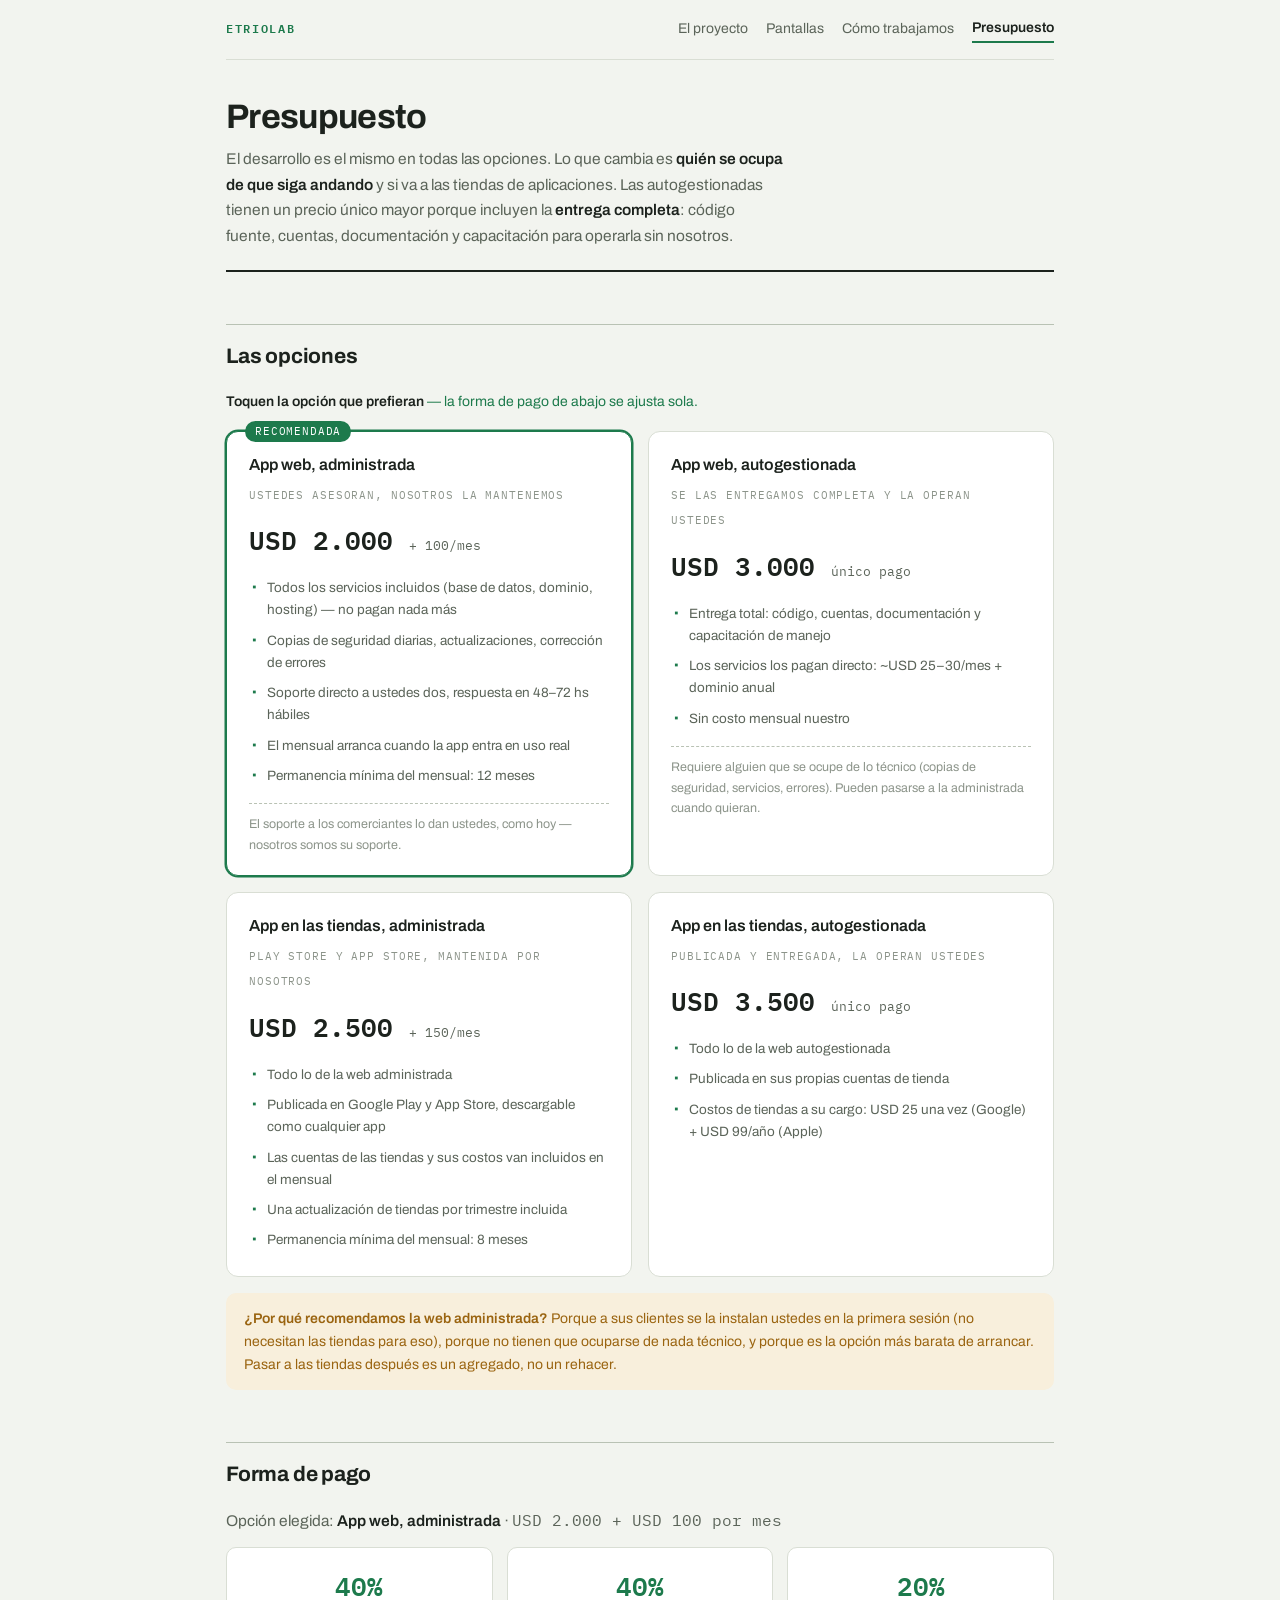
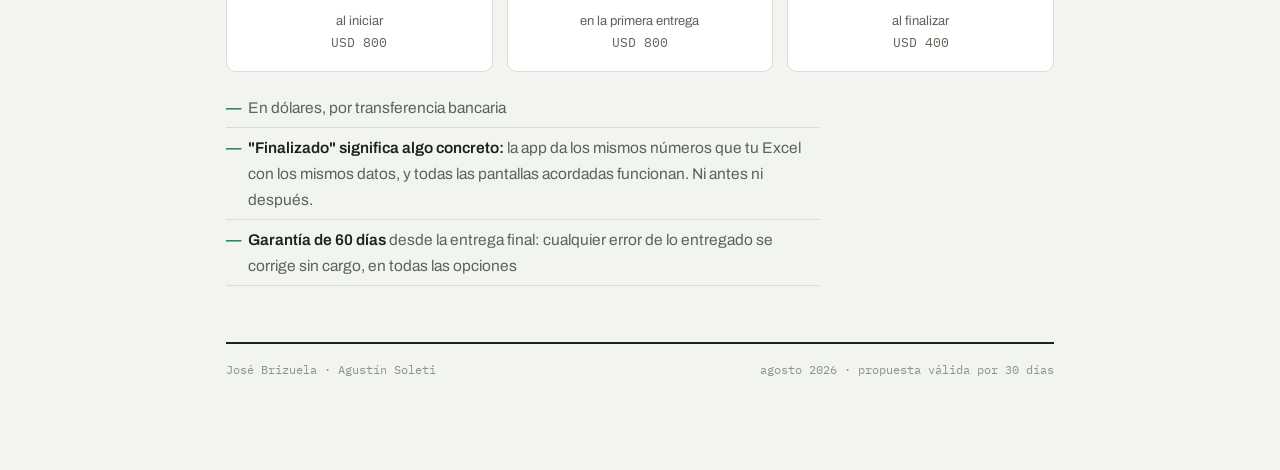
<file: presupuesto.html>
<!DOCTYPE html>
<html lang="es">
<head>
<meta charset="utf-8">
<meta name="viewport" content="width=device-width, initial-scale=1">
<meta name="robots" content="noindex, nofollow">
<title>Presupuesto · App Finanzas Comercios</title>
<link rel="preconnect" href="https://fonts.googleapis.com">
<link href="https://fonts.googleapis.com/css2?family=Archivo:wght@400;500;600;700&family=IBM+Plex+Mono:wght@400;500;600&display=swap" rel="stylesheet">
<link rel="stylesheet" href="estilo.css">
</head>
<body>
<div class="wrap">

  <nav class="topnav">
    <a class="logo" href="index.html">EtrioLab</a>
    <a href="proyecto.html">El proyecto</a>
    <a href="pantallas.html">Pantallas</a>
    <a href="como-trabajamos.html">Cómo trabajamos</a>
    <a class="act" href="presupuesto.html">Presupuesto</a>
  </nav>

  <header class="pagehead">
    <h1>Presupuesto</h1>
    <p>El desarrollo es el mismo en todas las opciones. Lo que cambia es <b>quién se ocupa de que siga andando</b> y si va a las tiendas de aplicaciones. Las autogestionadas tienen un precio único mayor porque incluyen la <b>entrega completa</b>: código fuente, cuentas, documentación y capacitación para operarla sin nosotros.</p>
  </header>

  <section>
    <h2>Las opciones</h2>
    <p style="margin-bottom:18px;font-size:14px;color:var(--caja)"><b>Toquen la opción que prefieran</b> — la forma de pago de abajo se ajusta sola.</p>

    <div class="opciones">
      <div class="op rec sel" role="button" tabindex="0" data-base="2000" data-mensual="100" data-name="App web, administrada">
        <span class="badge">Recomendada</span>
        <h3>App web, administrada</h3>
        <span class="sub">Ustedes asesoran, nosotros la mantenemos</span>
        <p class="precio">USD 2.000 <small>+ 100/mes</small></p>
        <ul>
          <li>Todos los servicios incluidos (base de datos, dominio, hosting) — no pagan nada más</li>
          <li>Copias de seguridad diarias, actualizaciones, corrección de errores</li>
          <li>Soporte directo a ustedes dos, respuesta en 48–72 hs hábiles</li>
          <li>El mensual arranca cuando la app entra en uso real</li>
          <li>Permanencia mínima del mensual: 12 meses</li>
        </ul>
        <p class="nota">El soporte a los comerciantes lo dan ustedes, como hoy — nosotros somos su soporte.</p>
      </div>

      <div class="op" role="button" tabindex="0" data-base="3000" data-mensual="0" data-name="App web, autogestionada">
        <h3>App web, autogestionada</h3>
        <span class="sub">Se las entregamos completa y la operan ustedes</span>
        <p class="precio">USD 3.000 <small>único pago</small></p>
        <ul>
          <li>Entrega total: código, cuentas, documentación y capacitación de manejo</li>
          <li>Los servicios los pagan directo: ~USD 25–30/mes + dominio anual</li>
          <li>Sin costo mensual nuestro</li>
        </ul>
        <p class="nota">Requiere alguien que se ocupe de lo técnico (copias de seguridad, servicios, errores). Pueden pasarse a la administrada cuando quieran.</p>
      </div>

      <div class="op" role="button" tabindex="0" data-base="2500" data-mensual="150" data-name="App en las tiendas, administrada">
        <h3>App en las tiendas, administrada</h3>
        <span class="sub">Play Store y App Store, mantenida por nosotros</span>
        <p class="precio">USD 2.500 <small>+ 150/mes</small></p>
        <ul>
          <li>Todo lo de la web administrada</li>
          <li>Publicada en Google Play y App Store, descargable como cualquier app</li>
          <li>Las cuentas de las tiendas y sus costos van incluidos en el mensual</li>
          <li>Una actualización de tiendas por trimestre incluida</li>
          <li>Permanencia mínima del mensual: 8 meses</li>
        </ul>
      </div>

      <div class="op" role="button" tabindex="0" data-base="3500" data-mensual="0" data-name="App en las tiendas, autogestionada">
        <h3>App en las tiendas, autogestionada</h3>
        <span class="sub">Publicada y entregada, la operan ustedes</span>
        <p class="precio">USD 3.500 <small>único pago</small></p>
        <ul>
          <li>Todo lo de la web autogestionada</li>
          <li>Publicada en sus propias cuentas de tienda</li>
          <li>Costos de tiendas a su cargo: USD 25 una vez (Google) + USD 99/año (Apple)</li>
        </ul>
      </div>
    </div>

    <div class="aviso"><p><b>¿Por qué recomendamos la web administrada?</b> Porque a sus clientes se la instalan ustedes en la primera sesión (no necesitan las tiendas para eso), porque no tienen que ocuparse de nada técnico, y porque es la opción más barata de arrancar. Pasar a las tiendas después es un agregado, no un rehacer.</p></div>
  </section>

  <section>
    <h2>Forma de pago</h2>
    <p style="margin-bottom:14px">Opción elegida: <b id="pago-name" style="color:var(--ink)">App web, administrada</b> · <span class="mono" id="pago-detalle">USD 2.000 + USD 100 por mes</span></p>
    <div class="pagos">
      <div class="pago"><div class="pct">40%</div><div class="cuando">al iniciar<br><span class="mono" id="pg1">USD 800</span></div></div>
      <div class="pago"><div class="pct">40%</div><div class="cuando">en la primera entrega<br><span class="mono" id="pg2">USD 800</span></div></div>
      <div class="pago"><div class="pct">20%</div><div class="cuando">al finalizar<br><span class="mono" id="pg3">USD 400</span></div></div>
    </div>
    <ul class="plain" style="margin-top:16px;max-width:66ch">
      <li>En dólares, por transferencia bancaria</li>
      <li><b>"Finalizado" significa algo concreto:</b> la app da los mismos números que tu Excel con los mismos datos, y todas las pantallas acordadas funcionan. Ni antes ni después.</li>
      <li><b>Garantía de 60 días</b> desde la entrega final: cualquier error de lo entregado se corrige sin cargo, en todas las opciones</li>
    </ul>
  </section>

  <script>
  (function(){
    var ops = document.querySelectorAll('.op');
    if (!ops.length) return;
    function usd(n){ return 'USD ' + n.toLocaleString('es-AR'); }
    function apply(el){
      ops.forEach(function(o){ o.classList.remove('sel'); });
      el.classList.add('sel');
      var base = parseInt(el.dataset.base, 10);
      var mensual = parseInt(el.dataset.mensual, 10);
      document.getElementById('pg1').textContent = usd(base * 0.4);
      document.getElementById('pg2').textContent = usd(base * 0.4);
      document.getElementById('pg3').textContent = usd(base * 0.2);
      document.getElementById('pago-name').textContent = el.dataset.name;
      document.getElementById('pago-detalle').textContent = usd(base) + (mensual ? ' + ' + usd(mensual) + ' por mes' : ' · pago único, sin mensual');
    }
    ops.forEach(function(o){
      o.addEventListener('click', function(){ apply(o); });
      o.addEventListener('keydown', function(e){
        if (e.key === 'Enter' || e.key === ' ') { e.preventDefault(); apply(o); }
      });
    });
  })();
  </script>

  <footer class="site">
    <span>José Brizuela · Agustín Soleti</span>
    <span>agosto 2026 · propuesta válida por 30 días</span>
  </footer>

</div>
</body>
</html>
</file>
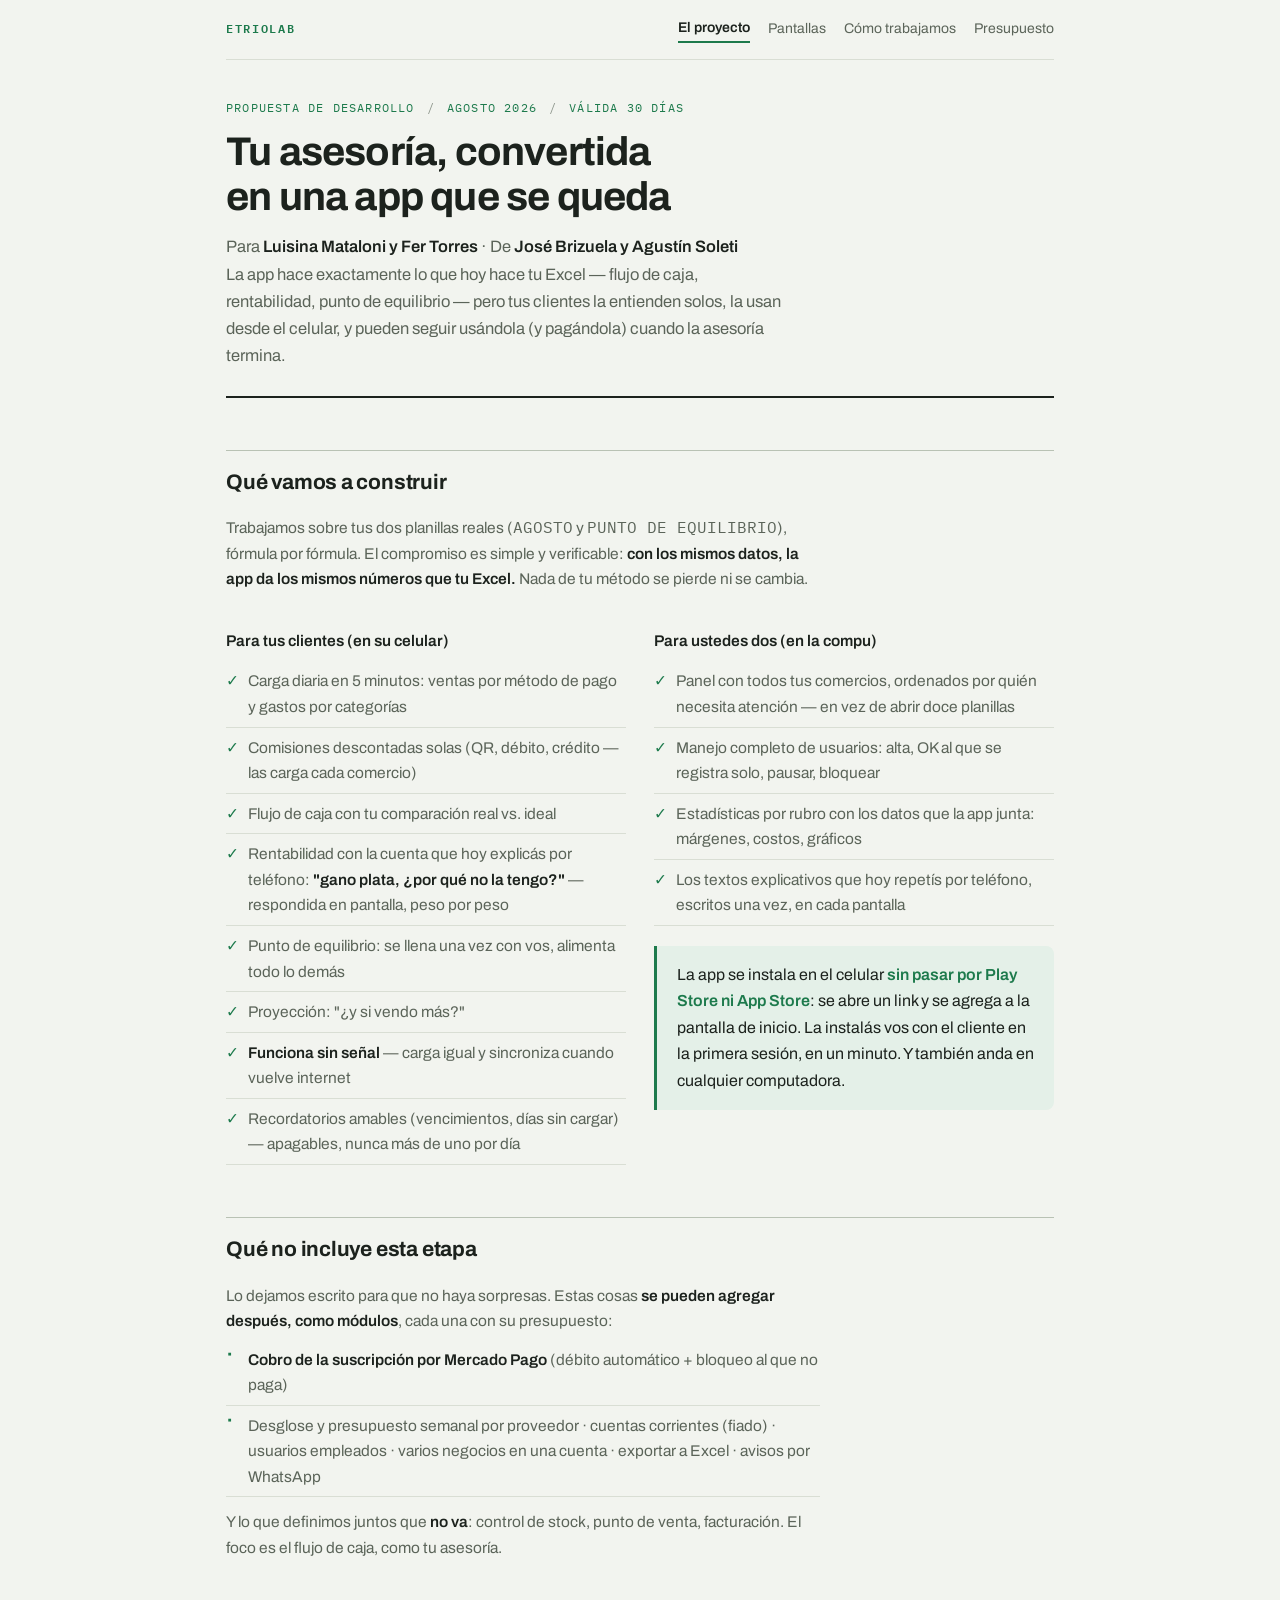
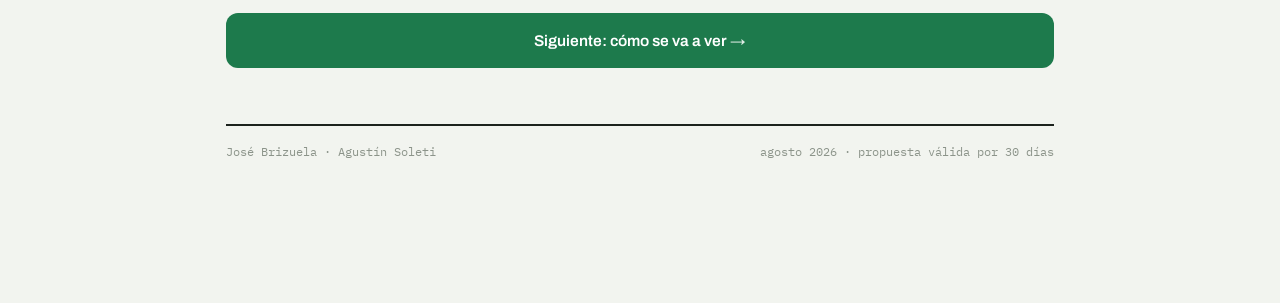
<file: propuesta.html>
<!DOCTYPE html>
<html lang="es">
<head>
<meta charset="utf-8">
<meta http-equiv="refresh" content="0; url=proyecto.html">
<meta name="robots" content="noindex, nofollow">
<title>Redirigiendo…</title>
</head>
<body>
<p>La propuesta se dividió en secciones. <a href="proyecto.html">Ir al proyecto →</a></p>
</body>
</html>
</file>
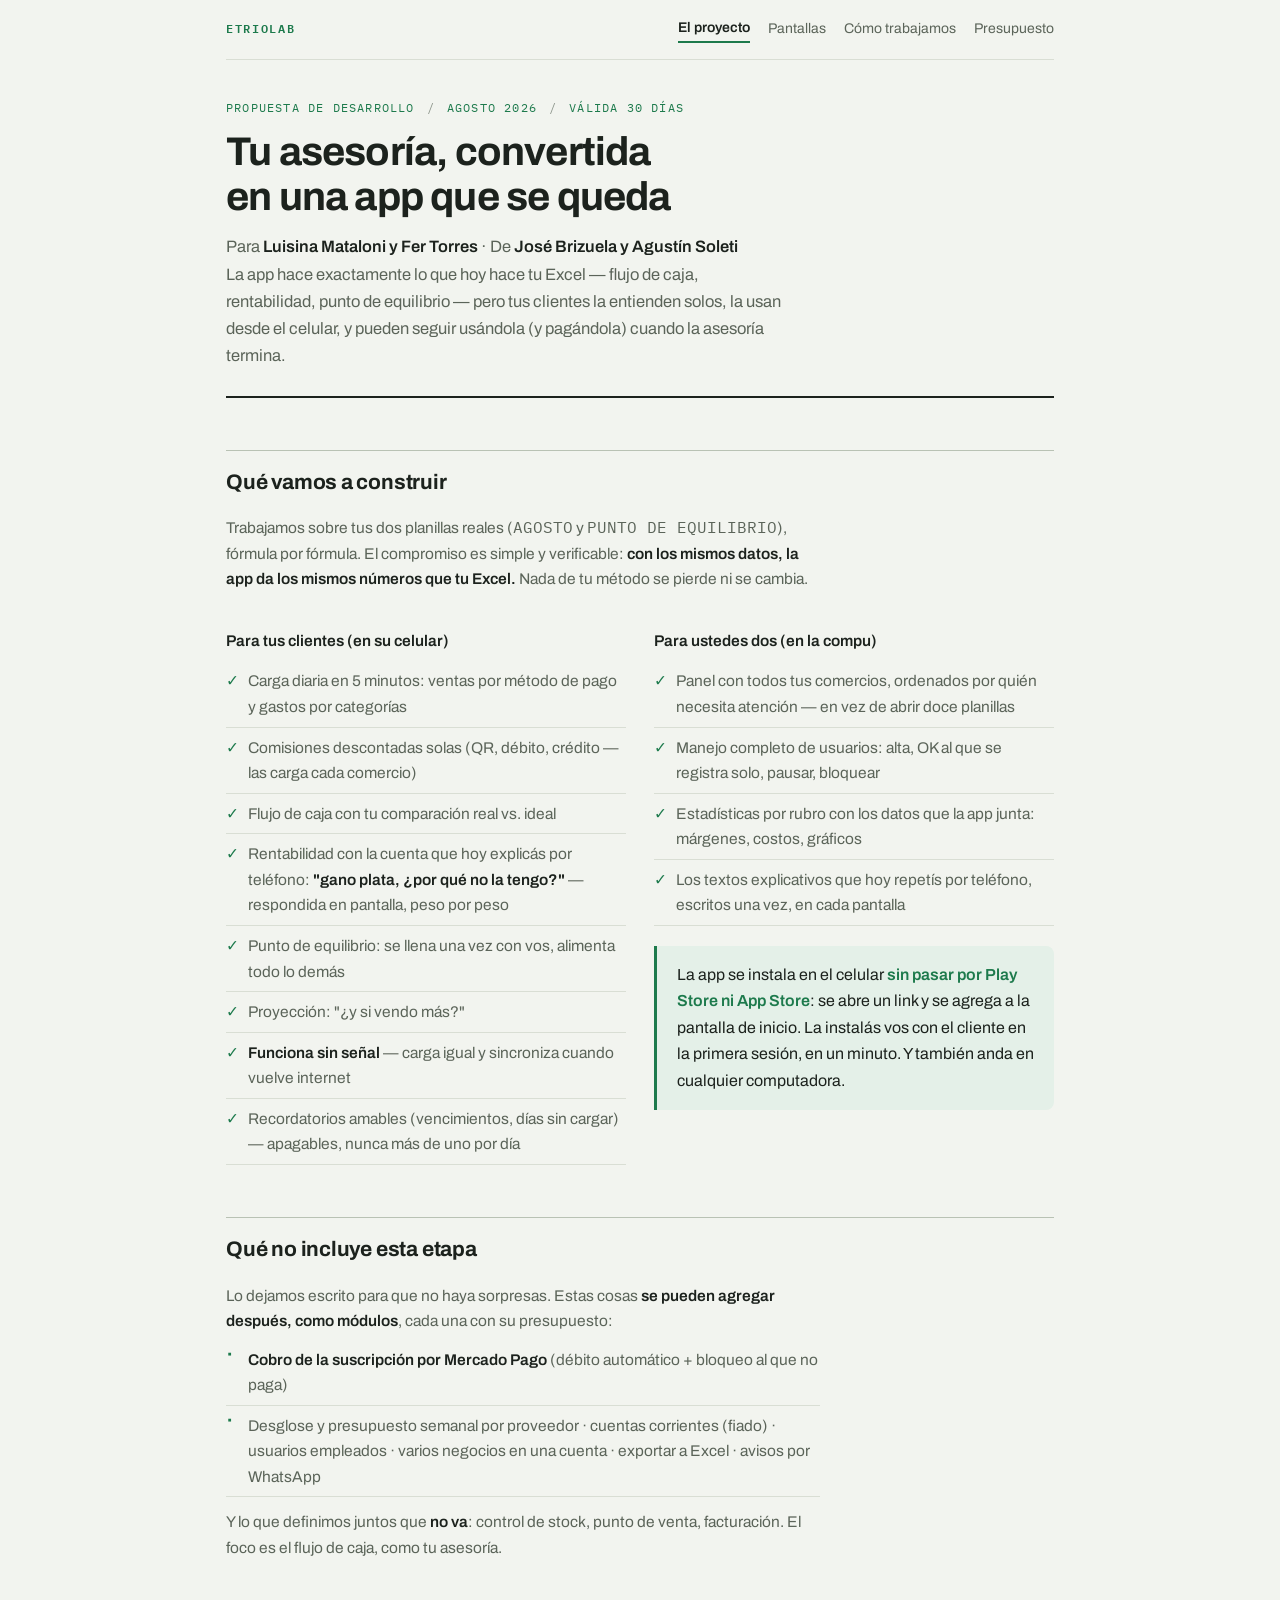
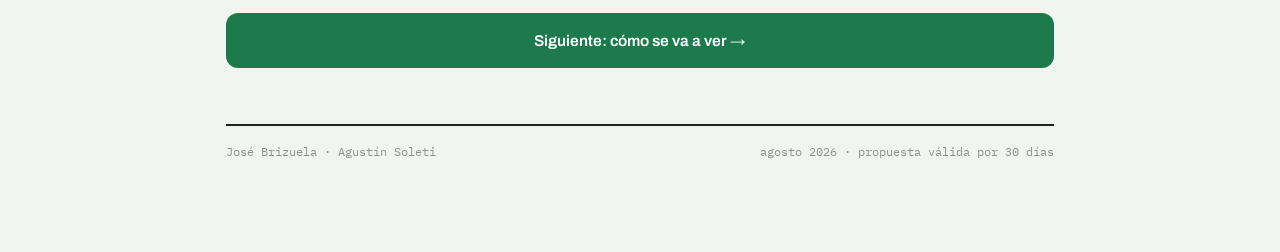
<file: proyecto.html>
<!DOCTYPE html>
<html lang="es">
<head>
<meta charset="utf-8">
<meta name="viewport" content="width=device-width, initial-scale=1">
<meta name="robots" content="noindex, nofollow">
<title>El proyecto · App Finanzas Comercios</title>
<link rel="preconnect" href="https://fonts.googleapis.com">
<link href="https://fonts.googleapis.com/css2?family=Archivo:wght@400;500;600;700&family=IBM+Plex+Mono:wght@400;500;600&display=swap" rel="stylesheet">
<link rel="stylesheet" href="estilo.css">
</head>
<body>
<div class="wrap">

  <nav class="topnav">
    <a class="logo" href="index.html">EtrioLab</a>
    <a class="act" href="proyecto.html">El proyecto</a>
    <a href="pantallas.html">Pantallas</a>
    <a href="como-trabajamos.html">Cómo trabajamos</a>
    <a href="presupuesto.html">Presupuesto</a>
  </nav>

  <header class="masthead">
    <div class="eyebrow"><span>Propuesta de desarrollo</span><span class="sep">/</span><span>agosto 2026</span><span class="sep">/</span><span>válida 30 días</span></div>
    <h1>Tu asesoría, convertida en una app que se queda</h1>
    <p class="lede">Para <b>Luisina Mataloni y Fer Torres</b> · De <b>José Brizuela y Agustín Soleti</b><br>
    La app hace exactamente lo que hoy hace tu Excel — flujo de caja, rentabilidad, punto de equilibrio — pero tus clientes la entienden solos, la usan desde el celular, y pueden seguir usándola (y pagándola) cuando la asesoría termina.</p>
  </header>

  <section>
    <h2>Qué vamos a construir</h2>
    <p>Trabajamos sobre tus dos planillas reales (<span class="mono">AGOSTO</span> y <span class="mono">PUNTO DE EQUILIBRIO</span>), fórmula por fórmula. El compromiso es simple y verificable: <b>con los mismos datos, la app da los mismos números que tu Excel.</b> Nada de tu método se pierde ni se cambia.</p>

    <div class="cols" style="margin-top:18px">
      <div>
        <h3>Para tus clientes (en su celular)</h3>
        <ul class="plain check">
          <li>Carga diaria en 5 minutos: ventas por método de pago y gastos por categorías</li>
          <li>Comisiones descontadas solas (QR, débito, crédito — las carga cada comercio)</li>
          <li>Flujo de caja con tu comparación real vs. ideal</li>
          <li>Rentabilidad con la cuenta que hoy explicás por teléfono: <b>"gano plata, ¿por qué no la tengo?"</b> — respondida en pantalla, peso por peso</li>
          <li>Punto de equilibrio: se llena una vez con vos, alimenta todo lo demás</li>
          <li>Proyección: "¿y si vendo más?"</li>
          <li><b>Funciona sin señal</b> — carga igual y sincroniza cuando vuelve internet</li>
          <li>Recordatorios amables (vencimientos, días sin cargar) — apagables, nunca más de uno por día</li>
        </ul>
      </div>
      <div>
        <h3>Para ustedes dos (en la compu)</h3>
        <ul class="plain check">
          <li>Panel con todos tus comercios, ordenados por quién necesita atención — en vez de abrir doce planillas</li>
          <li>Manejo completo de usuarios: alta, OK al que se registra solo, pausar, bloquear</li>
          <li>Estadísticas por rubro con los datos que la app junta: márgenes, costos, gráficos</li>
          <li>Los textos explicativos que hoy repetís por teléfono, escritos una vez, en cada pantalla</li>
        </ul>
        <div class="hero-quote">
          <p>La app se instala en el celular <b>sin pasar por Play Store ni App Store</b>: se abre un link y se agrega a la pantalla de inicio. La instalás vos con el cliente en la primera sesión, en un minuto. Y también anda en cualquier computadora.</p>
        </div>
      </div>
    </div>
  </section>

  <section>
    <h2>Qué no incluye esta etapa</h2>
    <p>Lo dejamos escrito para que no haya sorpresas. Estas cosas <b>se pueden agregar después, como módulos</b>, cada una con su presupuesto:</p>
    <ul class="plain cross" style="max-width:66ch">
      <li><b>Cobro de la suscripción por Mercado Pago</b> (débito automático + bloqueo al que no paga)</li>
      <li>Desglose y presupuesto semanal por proveedor · cuentas corrientes (fiado) · usuarios empleados · varios negocios en una cuenta · exportar a Excel · avisos por WhatsApp</li>
    </ul>
    <p style="margin-top:12px">Y lo que definimos juntos que <b>no va</b>: control de stock, punto de venta, facturación. El foco es el flujo de caja, como tu asesoría.</p>
  </section>

  <a class="next" href="pantallas.html">Siguiente: cómo se va a ver <span>→</span></a>

  <footer class="site">
    <span>José Brizuela · Agustín Soleti</span>
    <span>agosto 2026 · propuesta válida por 30 días</span>
  </footer>

</div>
</body>
</html>
</file>
<file: estilo.css>
:root{
  --bg:#F2F4EF; --paper:#FFFFFF; --ink:#1C221D; --muted:#5B6459; --faint:#8C948A;
  --line:#D9DED4; --line-strong:#B9C2B4;
  --caja:#1D7A4C; --caja-bg:#E4F0E8; --amber:#9A6410; --amber-bg:#F8EFDC;
  --mono:'IBM Plex Mono',ui-monospace,monospace;
}
@media (prefers-color-scheme: dark){
  :root:not([data-theme="light"]){
    --bg:#11150F; --paper:#191E17; --ink:#E7EBE3; --muted:#A2AC9E; --faint:#788273;
    --line:#2A3128; --line-strong:#414B3E;
    --caja:#54C48D; --caja-bg:#1C2F24; --amber:#D9A552; --amber-bg:#2E2517;
  }
}
:root[data-theme="dark"]{
  --bg:#11150F; --paper:#191E17; --ink:#E7EBE3; --muted:#A2AC9E; --faint:#788273;
  --line:#2A3128; --line-strong:#414B3E;
  --caja:#54C48D; --caja-bg:#1C2F24; --amber:#D9A552; --amber-bg:#2E2517;
}
*{margin:0;padding:0;box-sizing:border-box}
body{background:var(--bg);color:var(--ink);font-family:'Archivo',system-ui,sans-serif;font-size:15.5px;line-height:1.65;-webkit-font-smoothing:antialiased}
.wrap{max-width:880px;margin:0 auto;padding:0 26px 90px}
.mono{font-family:var(--mono);font-variant-numeric:tabular-nums}

.topnav{display:flex;gap:18px;align-items:center;padding:16px 0;border-bottom:1px solid var(--line);margin-bottom:38px;flex-wrap:wrap}
.topnav .logo{font-family:var(--mono);font-size:12px;letter-spacing:.14em;text-transform:uppercase;color:var(--caja);text-decoration:none;font-weight:600;margin-right:auto}
.topnav a{font-size:14px;color:var(--muted);text-decoration:none;padding-bottom:2px}
.topnav a:hover{color:var(--ink)}
.topnav a.act{color:var(--ink);font-weight:600;border-bottom:2px solid var(--caja)}

.masthead{border-bottom:2px solid var(--ink);padding-bottom:26px}
.eyebrow{font-family:var(--mono);font-size:12px;letter-spacing:.1em;text-transform:uppercase;color:var(--caja);margin-bottom:12px;display:flex;gap:12px;flex-wrap:wrap}
.eyebrow .sep{color:var(--faint)}
h1{font-size:clamp(28px,4.5vw,40px);font-weight:700;letter-spacing:-.02em;line-height:1.12;max-width:24ch;text-wrap:balance}
.masthead p.lede{margin-top:14px;color:var(--muted);max-width:62ch;font-size:16.5px}
.lede b{color:var(--ink);font-weight:600}
.pagehead{border-bottom:2px solid var(--ink);padding-bottom:22px}
.pagehead h1{font-size:clamp(26px,4vw,34px)}
.pagehead p{margin-top:10px;color:var(--muted);max-width:62ch}

section{margin-top:52px}
h2{font-size:21px;font-weight:700;letter-spacing:-.01em;border-top:1px solid var(--line-strong);padding-top:14px;margin-bottom:16px}
h3{font-size:15.5px;font-weight:600;margin:18px 0 8px}
p{color:var(--muted)}
p b,li b{color:var(--ink);font-weight:600}
section>p{max-width:66ch}

ul.plain{list-style:none;margin-top:6px}
ul.plain li{padding:7px 0 7px 22px;position:relative;color:var(--muted);border-bottom:1px solid var(--line)}
ul.plain li::before{content:"—";position:absolute;left:0;color:var(--caja);font-weight:600}
ul.check li::before{content:"✓";color:var(--caja)}
ul.cross li::before{content:"·";font-size:22px;line-height:.8}

.cols{display:grid;grid-template-columns:1fr 1fr;gap:28px}
@media(max-width:640px){.cols{grid-template-columns:1fr}}

.hero-quote{background:var(--caja-bg);border-left:3px solid var(--caja);padding:16px 20px;margin-top:20px;border-radius:0 8px 8px 0}
.hero-quote p{color:var(--ink);font-size:16px}
.hero-quote p b{color:var(--caja)}

.opciones{display:grid;grid-template-columns:1fr 1fr;gap:16px;margin-top:6px}
@media(max-width:700px){.opciones{grid-template-columns:1fr}}
.op{background:var(--paper);border:1px solid var(--line);border-radius:12px;padding:20px 22px;position:relative;cursor:pointer;transition:border-color .15s, box-shadow .15s}
.op.sel{border-color:var(--caja);box-shadow:0 0 0 1.5px var(--caja)}
.op:focus-visible{outline:2px solid var(--caja);outline-offset:3px}
.op .badge{position:absolute;top:-11px;left:18px;background:var(--caja);color:#fff;font-family:var(--mono);font-size:10.5px;letter-spacing:.08em;text-transform:uppercase;padding:2px 10px;border-radius:20px}
.op h3{margin:0 0 2px;font-size:16px}
.op .sub{font-family:var(--mono);font-size:11px;color:var(--faint);text-transform:uppercase;letter-spacing:.08em}
.op .precio{font-family:var(--mono);font-size:26px;font-weight:600;color:var(--ink);margin:12px 0 2px}
.op .precio small{font-size:13px;color:var(--muted);font-weight:400}
.op ul{list-style:none;margin-top:12px}
.op li{font-size:13.5px;color:var(--muted);padding:4px 0 4px 18px;position:relative}
.op li::before{content:"·";position:absolute;left:2px;color:var(--caja);font-weight:700;font-size:20px;line-height:1}
.op .nota{margin-top:12px;padding-top:10px;border-top:1px dashed var(--line-strong);font-size:12.5px;color:var(--faint)}

.timeline{margin-top:8px}
.t-row{display:grid;grid-template-columns:110px 1fr;gap:16px;padding:11px 0;border-bottom:1px solid var(--line);align-items:baseline}
.t-row .cuando{font-family:var(--mono);font-size:13px;color:var(--caja);font-weight:600;white-space:nowrap}
.t-row .que{font-size:14.5px;color:var(--muted)}
.t-row .que b{color:var(--ink)}

.aviso{background:var(--amber-bg);border-radius:10px;padding:14px 18px;margin-top:16px}
.aviso p{color:var(--amber);font-size:14px}
.aviso b{color:var(--amber)}

.pagos{display:grid;grid-template-columns:repeat(3,1fr);gap:14px;margin-top:8px}
@media(max-width:560px){.pagos{grid-template-columns:1fr}}
.pago{background:var(--paper);border:1px solid var(--line);border-radius:10px;padding:16px 18px;text-align:center}
.pago .pct{font-family:var(--mono);font-size:26px;font-weight:600;color:var(--caja)}
.pago .cuando{font-size:13px;color:var(--muted);margin-top:4px}

/* gantt cliente */
.gantt{overflow-x:auto;background:var(--paper);border:1px solid var(--line);border-radius:12px;padding:18px 16px 20px;margin-top:20px}
.g{display:grid;grid-template-columns:172px repeat(8,minmax(48px,1fr));min-width:640px}
.g-row{display:grid;grid-template-columns:subgrid;grid-column:1/-1;align-items:center;min-height:36px;border-top:1px solid var(--line)}
.g-row.head{border-top:0;min-height:24px}
.g-row.head span{font-family:var(--mono);font-size:10px;color:var(--faint);text-align:center;text-transform:uppercase;letter-spacing:.05em}
.g-lbl{font-size:12.5px;color:var(--muted);padding-right:12px;line-height:1.3}
.g-lbl b{color:var(--ink);font-weight:600}
.g-bar{height:16px;border-radius:5px;background:var(--caja)}
.g-bar.cli{background:var(--amber)}
.g-dot{text-align:center;color:var(--caja);font-size:8px}
.g-dia{text-align:center;color:var(--ink);font-size:14px;line-height:1}
.g-dia small{display:block;font-family:var(--mono);font-size:8.5px;color:var(--muted);white-space:nowrap;margin-top:2px}
.g-leyenda{display:flex;gap:18px;margin-top:14px;font-size:12px;color:var(--muted);flex-wrap:wrap}
.g-leyenda i{display:inline-block;width:18px;height:9px;border-radius:3px;vertical-align:baseline;margin-right:6px}
.next{display:block;margin-top:52px;background:var(--caja);color:#fff;text-align:center;text-decoration:none;padding:15px;border-radius:12px;font-size:15.5px;font-weight:600}
.next span{opacity:.85;font-weight:400}

footer.site{margin-top:56px;border-top:2px solid var(--ink);padding-top:16px;display:flex;justify-content:space-between;flex-wrap:wrap;gap:10px;font-family:var(--mono);font-size:12px;color:var(--faint)}
</file>
